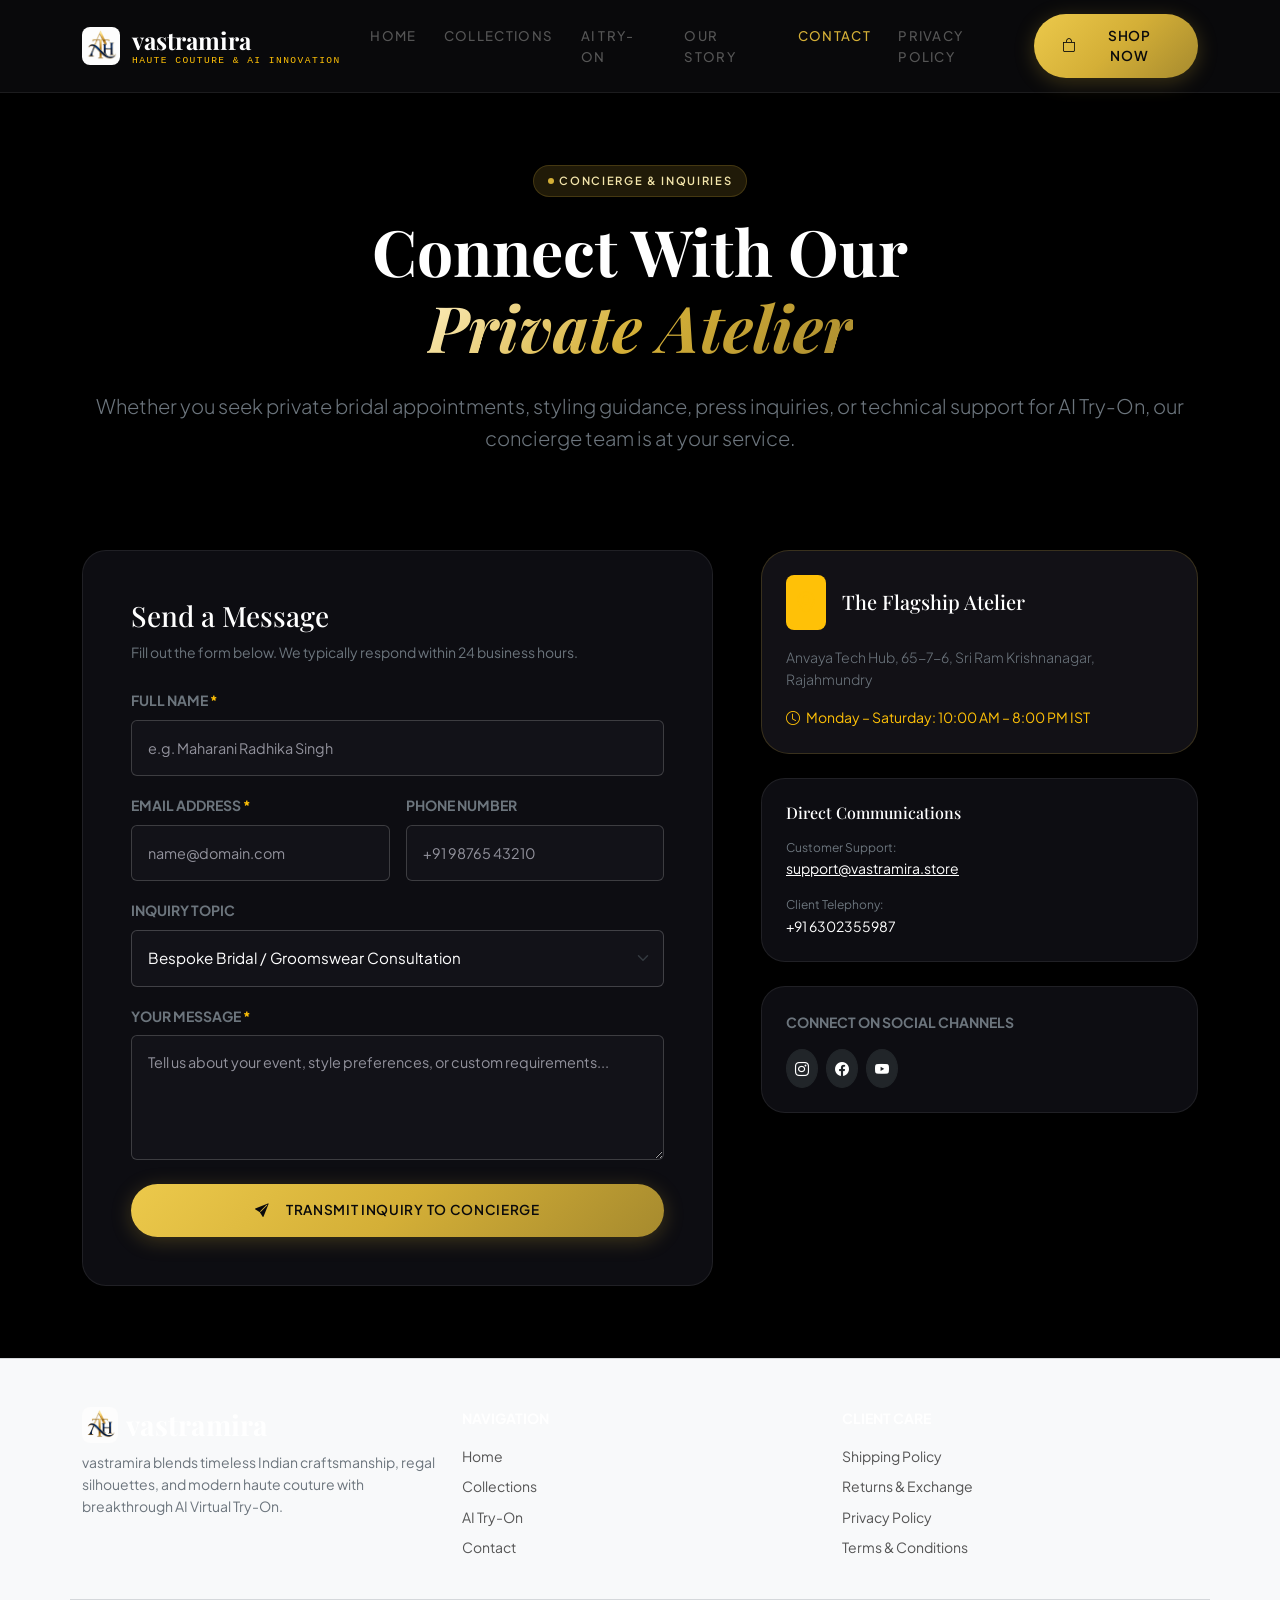
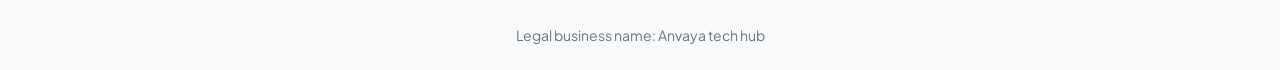
<file: contact.html>
<!DOCTYPE html>
<html lang="en">
<head>
  <!-- Favicon -->
  <link rel="icon" type="image/png" href="favicon.png">
  <link rel="shortcut icon" href="favicon.ico">

  <meta charset="UTF-8">
  <meta name="viewport" content="width=device-width, initial-scale=1.0">
  <title>Contact & Concierge | vastramira Design Atelier</title>
  <meta name="description" content="Connect with the vastramira Private Atelier concierge for bespoke bridal inquiries, AI Try-On styling support, and showroom appointments.">
  <link rel="canonical" href="https://vastramira.store/contact.html">

  <link href="https://cdn.jsdelivr.net/npm/bootstrap@5.3.3/dist/css/bootstrap.min.css" rel="stylesheet">
  <link rel="stylesheet" href="https://cdn.jsdelivr.net/npm/bootstrap-icons@1.11.3/font/bootstrap-icons.min.css">
  <link rel="stylesheet" href="css/styles.css">
</head>
<body class="bg-black text-light">

  <!-- Navigation Bar -->
  <nav class="navbar navbar-expand-lg navbar-dark navbar-luxury sticky-top">
    <div class="container">
      <a class="navbar-brand d-flex align-items-center gap-2 text-white text-decoration-none" href="index.html">
        <img src="favicon.png" alt="vastramira Logo" class="brand-logo me-1" style="height: 38px; width: 38px; object-fit: contain; border-radius: 8px;">
        <div class="d-flex flex-column">
          <span class="font-serif-luxury fw-bold tracking-widest h4 m-0">vastramira</span>
          <span class="small text-warning text-uppercase tracking-widest font-monospace navbar-subbrand">HAUTE COUTURE &amp; AI INNOVATION</span>
        </div>
      </a>

      <div class="d-flex align-items-center gap-2 d-lg-none">
        <a href="http://localhost:8100/products" data-ecommerce-link="shop" target="_blank" class="btn btn-gold btn-sm px-3 py-1">SHOP</a>
        <button class="navbar-toggler border-0 text-white p-1" type="button" data-bs-toggle="offcanvas" data-bs-target="#offcanvasNavbar" aria-label="Toggle navigation">
          <i class="bi bi-list fs-2"></i>
        </button>
      </div>

      <div class="collapse navbar-collapse" id="navbarNav">
        <ul class="navbar-nav mx-auto">
          <li class="nav-item"><a class="nav-link" href="index.html">Home</a></li>
          <li class="nav-item"><a class="nav-link" href="collections.html">Collections</a></li>
          <li class="nav-item"><a class="nav-link" href="ai-try-on.html">AI Try-On</a></li>
          <li class="nav-item"><a class="nav-link" href="about.html">Our Story</a></li>
          <li class="nav-item"><a class="nav-link active" href="contact.html">Contact</a></li>
          <li class="nav-item"><a class="nav-link" href="privacy-policy.html">Privacy Policy</a></li>
        </ul>

        <div class="d-flex align-items-center gap-3">
          <a href="http://localhost:8100/products" data-ecommerce-link="shop" target="_blank" class="btn btn-gold btn-sm">
            <i class="bi bi-bag me-1"></i> SHOP NOW
          </a>
        </div>
      </div>
    </div>
  </nav>

  <!-- Mobile Offcanvas Drawer -->
  <div class="offcanvas offcanvas-end bg-black text-white" tabindex="-1" id="offcanvasNavbar">
    <div class="offcanvas-header border-bottom border-secondary border-opacity-25 px-4 py-3">
      <div class="d-flex align-items-center gap-2">
        <img src="favicon.png" alt="vastramira Logo" style="height: 30px; width: 30px; object-fit: contain; border-radius: 6px;">
        <div class="d-flex flex-column">
          <span class="font-serif-luxury text-warning fw-bold h5 mb-0">vastramira</span>
          <span class="small text-secondary font-monospace" style="font-size: 0.6rem;">MENU</span>
        </div>
      </div>
      <button type="button" class="btn-close btn-close-white" data-bs-dismiss="offcanvas" aria-label="Close"></button>
    </div>
    <div class="offcanvas-body d-flex flex-column justify-content-between p-4">
      <ul class="navbar-nav gap-2">
        <li class="nav-item"><a class="nav-link fs-5 font-serif-luxury" href="index.html">Home</a></li>
        <li class="nav-item"><a class="nav-link fs-5 font-serif-luxury" href="collections.html">Collections</a></li>
        <li class="nav-item"><a class="nav-link fs-5 font-serif-luxury" href="ai-try-on.html">AI Virtual Try-On</a></li>
        <li class="nav-item"><a class="nav-link fs-5 font-serif-luxury" href="about.html">Our Story</a></li>
        <li class="nav-item"><a class="nav-link active fs-5 font-serif-luxury" href="contact.html">Contact Concierge</a></li>
        <li class="nav-item"><a class="nav-link fs-5 font-serif-luxury" href="privacy-policy.html">Privacy Policy</a></li>
      </ul>

      <div class="pt-4 border-top border-secondary border-opacity-25">
        <a href="http://localhost:8100/products" data-ecommerce-link="shop" target="_blank" class="btn btn-gold w-100 py-3 mb-2">
          <i class="bi bi-bag me-2"></i> SHOP ON E-COMMERCE
        </a>
      </div>
    </div>
  </div>

  <main class="py-5">
    <div class="container py-4 text-center">
      <span class="badge-gold-glow">CONCIERGE & INQUIRIES</span>
      <h1 class="display-3 font-serif-luxury fw-bold text-white mt-3 mb-4">
        Connect With Our <br><span class="gold-gradient-text fst-italic">Private Atelier</span>
      </h1>
      <p class="lead text-secondary max-w-2xl mx-auto fw-light mb-5">
        Whether you seek private bridal appointments, styling guidance, press inquiries, or technical support for AI Try-On, our concierge team is at your service.
      </p>
    </div>

    <div class="container py-4">
      <div class="row g-5">
        <!-- Contact Form -->
        <div class="col-lg-7">
          <div class="glass-card p-4 p-md-5">
            <h2 class="h3 font-serif-luxury text-white mb-2">Send a Message</h2>
            <p class="small text-secondary mb-4">Fill out the form below. We typically respond within 24 business hours.</p>

            <div id="contact-alert-box" style="display:none;" class="mb-4 p-3 rounded-3 small"></div>

            <form id="contact-form" class="row g-3">
              <div class="col-12">
                <label class="form-label small text-uppercase text-secondary fw-bold">Full Name <span class="text-warning">*</span></label>
                <input type="text" id="contact-name" required placeholder="e.g. Maharani Radhika Singh" class="form-control bg-black border-secondary text-white p-3">
              </div>

              <div class="col-md-6">
                <label class="form-label small text-uppercase text-secondary fw-bold">Email Address <span class="text-warning">*</span></label>
                <input type="email" id="contact-email" required placeholder="name@domain.com" class="form-control bg-black border-secondary text-white p-3">
              </div>

              <div class="col-md-6">
                <label class="form-label small text-uppercase text-secondary fw-bold">Phone Number</label>
                <input type="tel" id="contact-phone" placeholder="+91 98765 43210" class="form-control bg-black border-secondary text-white p-3">
              </div>

              <div class="col-12">
                <label class="form-label small text-uppercase text-secondary fw-bold">Inquiry Topic</label>
                <select id="contact-subject" class="form-select bg-black border-secondary text-white p-3">
                  <option value="Bespoke Bridal Consultation">Bespoke Bridal / Groomswear Consultation</option>
                  <option value="AI Virtual Try-On Support">AI Virtual Try-On Support & Sizing</option>
                  <option value="Showroom Atelier Appointment">Showroom Atelier Appointment (Rajahmundry)</option>
                  <option value="Press & Media Partnerships">Press & Media Partnerships</option>
                </select>
              </div>

              <div class="col-12">
                <label class="form-label small text-uppercase text-secondary fw-bold">Your Message <span class="text-warning">*</span></label>
                <textarea id="contact-message" rows="4" required placeholder="Tell us about your event, style preferences, or custom requirements..." class="form-control bg-black border-secondary text-white p-3"></textarea>
              </div>

              <div class="col-12 pt-2">
                <button type="submit" class="btn btn-gold w-100 py-3">
                  <i class="bi bi-send-fill me-2"></i> Transmit Inquiry to Concierge
                </button>
              </div>
            </form>
          </div>
        </div>

        <!-- Contact Details -->
        <div class="col-lg-5">
          <!-- Address Card -->
          <div class="glass-card-gold p-4 mb-4">
            <div class="d-flex align-items-center gap-3 mb-3">
              <div class="rounded-3 bg-warning bg-opacity-20 p-2 text-warning"><i class="bi bi-geo-alt fs-4"></i></div>
              <h3 class="h5 font-serif-luxury text-white mb-0">The Flagship Atelier</h3>
            </div>
            <p class="small text-secondary fw-light mb-3">
             Anvaya Tech Hub, 65-7-6, Sri Ram Krishnanagar, Rajahmundry 
            </p>
            <div class="small text-warning"><i class="bi bi-clock me-1"></i> Monday – Saturday: 10:00 AM – 8:00 PM IST</div>
          </div>

          <!-- Direct Communications -->
          <div class="glass-card p-4 mb-4">
            <h3 class="h6 font-serif-luxury text-white mb-3">Direct Communications</h3>
            <div class="d-flex flex-column gap-3 small">
              <div>
                <div class="text-secondary" style="font-size: 0.75rem;">Customer Support:</div>
                <a href="mailto:support@vastramira.store" class="text-white text-decoration-underline">support@vastramira.store</a>
              </div>
              <div>
                <div class="text-secondary" style="font-size: 0.75rem;">Client Telephony:</div>
                <a href="tel:+919876543210" class="text-white text-decoration-none">+91 6302355987</a>
              </div>
            </div>
          </div>

          <!-- Social Channels -->
          <div class="glass-card p-4">
            <div class="small text-uppercase text-secondary fw-bold mb-3">Connect on Social Channels</div>
            <div class="d-flex gap-2">
              <a href="https://instagram.com/vastramira-fashion" target="_blank" class="btn btn-dark btn-sm rounded-circle p-2" aria-label="Instagram"><i class="bi bi-instagram"></i></a>
              <a href="https://facebook.com/vastramira-fashion" target="_blank" class="btn btn-dark btn-sm rounded-circle p-2" aria-label="Facebook"><i class="bi bi-facebook"></i></a>
              <a href="https://youtube.com/@vastramira-fashion" target="_blank" class="btn btn-dark btn-sm rounded-circle p-2" aria-label="YouTube"><i class="bi bi-youtube"></i></a>
            </div>
          </div>
        </div>
      </div>
    </div>
  </main>

  <footer class="pt-5 pb-4 border-top border-secondary border-opacity-25">
    <div class="container text-center text-md-start">
      <div class="row g-4 pb-4 border-bottom border-secondary border-opacity-25">
        <div class="col-lg-4">
          <div class="d-flex align-items-center gap-2 mb-2">
            <img src="favicon.png" alt="vastramira Logo" style="height: 36px; width: 36px; object-fit: contain; border-radius: 8px;">
            <span class="font-serif-luxury h3 fw-bold text-white mb-0">vastramira</span>
          </div>
          <p class="small text-secondary mt-2">vastramira blends timeless Indian craftsmanship, regal silhouettes, and modern haute couture with breakthrough AI Virtual Try-On.</p>
        </div>
        <div class="col-6 col-md-4">
          <div class="small text-white text-uppercase fw-bold mb-3">Navigation</div>
          <ul class="list-unstyled small">
            <li class="mb-2"><a href="index.html">Home</a></li>
            <li class="mb-2"><a href="collections.html">Collections</a></li>
            <li class="mb-2"><a href="ai-try-on.html">AI Try-On</a></li>
            <li class="mb-2"><a href="contact.html">Contact</a></li>
          </ul>
        </div>
        <div class="col-6 col-md-4">
          <div class="small text-white text-uppercase fw-bold mb-3">Client Care</div>
          <ul class="list-unstyled small">
            <li class="mb-2"><a href="shipping-policy.html">Shipping Policy</a></li>
            <li class="mb-2"><a href="return-refund-policy.html">Returns & Exchange</a></li>
            <li class="mb-2"><a href="privacy-policy.html">Privacy Policy</a></li>
            <li class="mb-2"><a href="terms.html">Terms & Conditions</a></li>
          </ul>
        </div>
      </div>
      <div class="pt-4 text-center small text-secondary">Legal business name: Anvaya tech hub</div>
    </div>
  </footer>

  <script src="https://cdn.jsdelivr.net/npm/bootstrap@5.3.3/dist/js/bootstrap.bundle.min.js"></script>
  <script src="js/config.js"></script>
  <script src="js/main.js"></script>
  <script src="js/contact.js"></script>
</body>
</html>
</file>
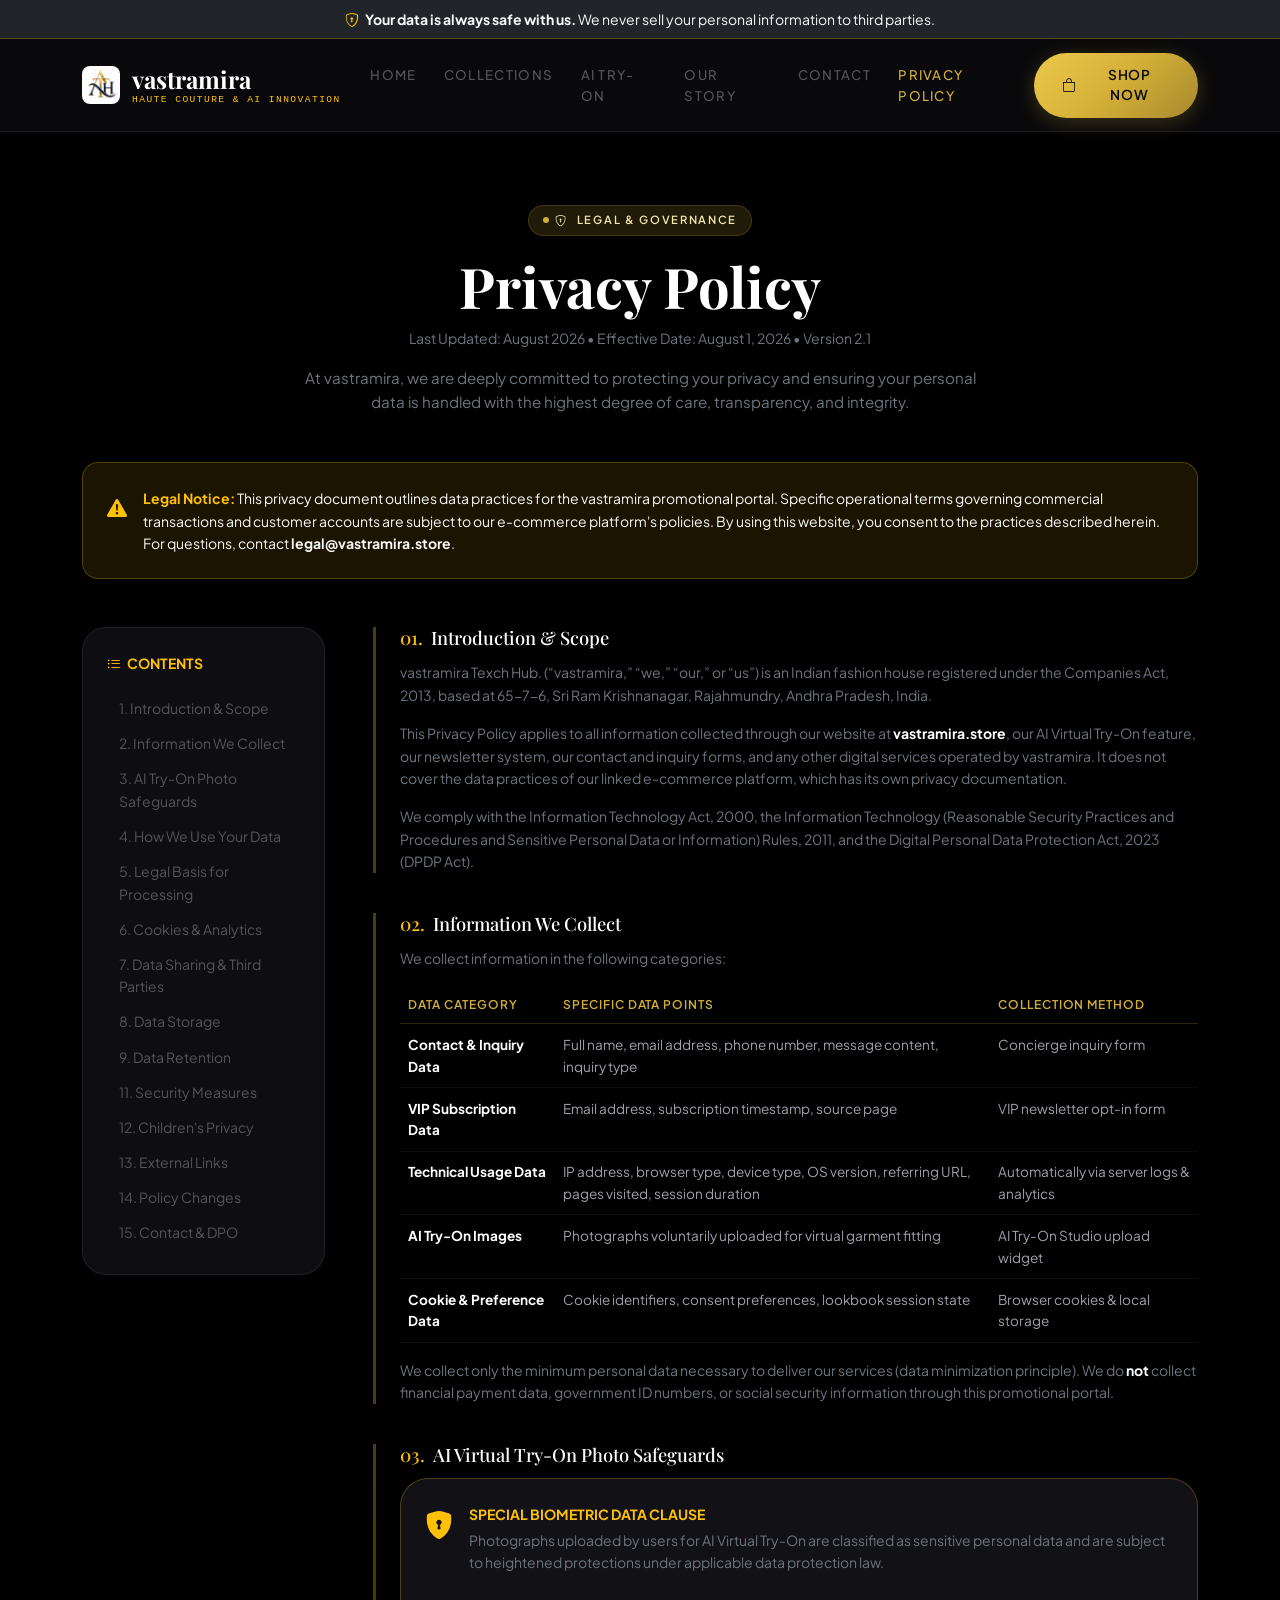
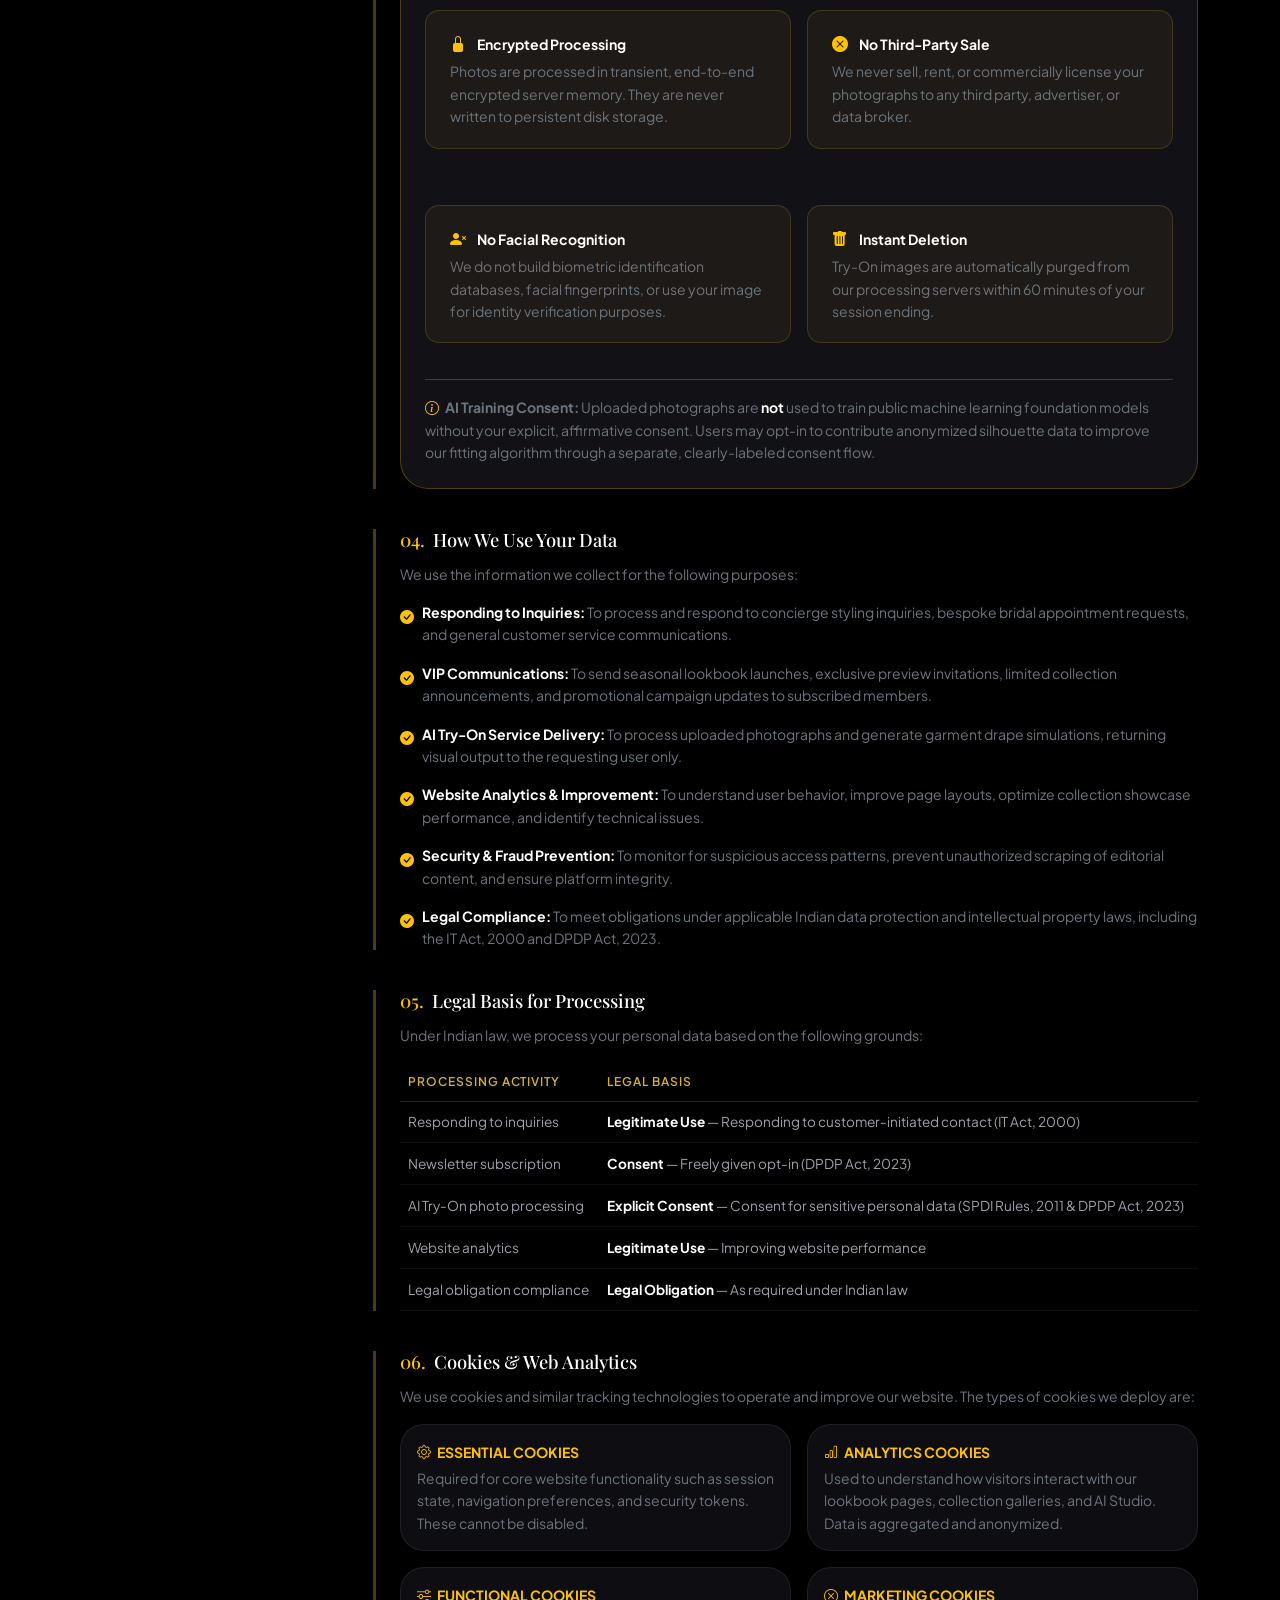
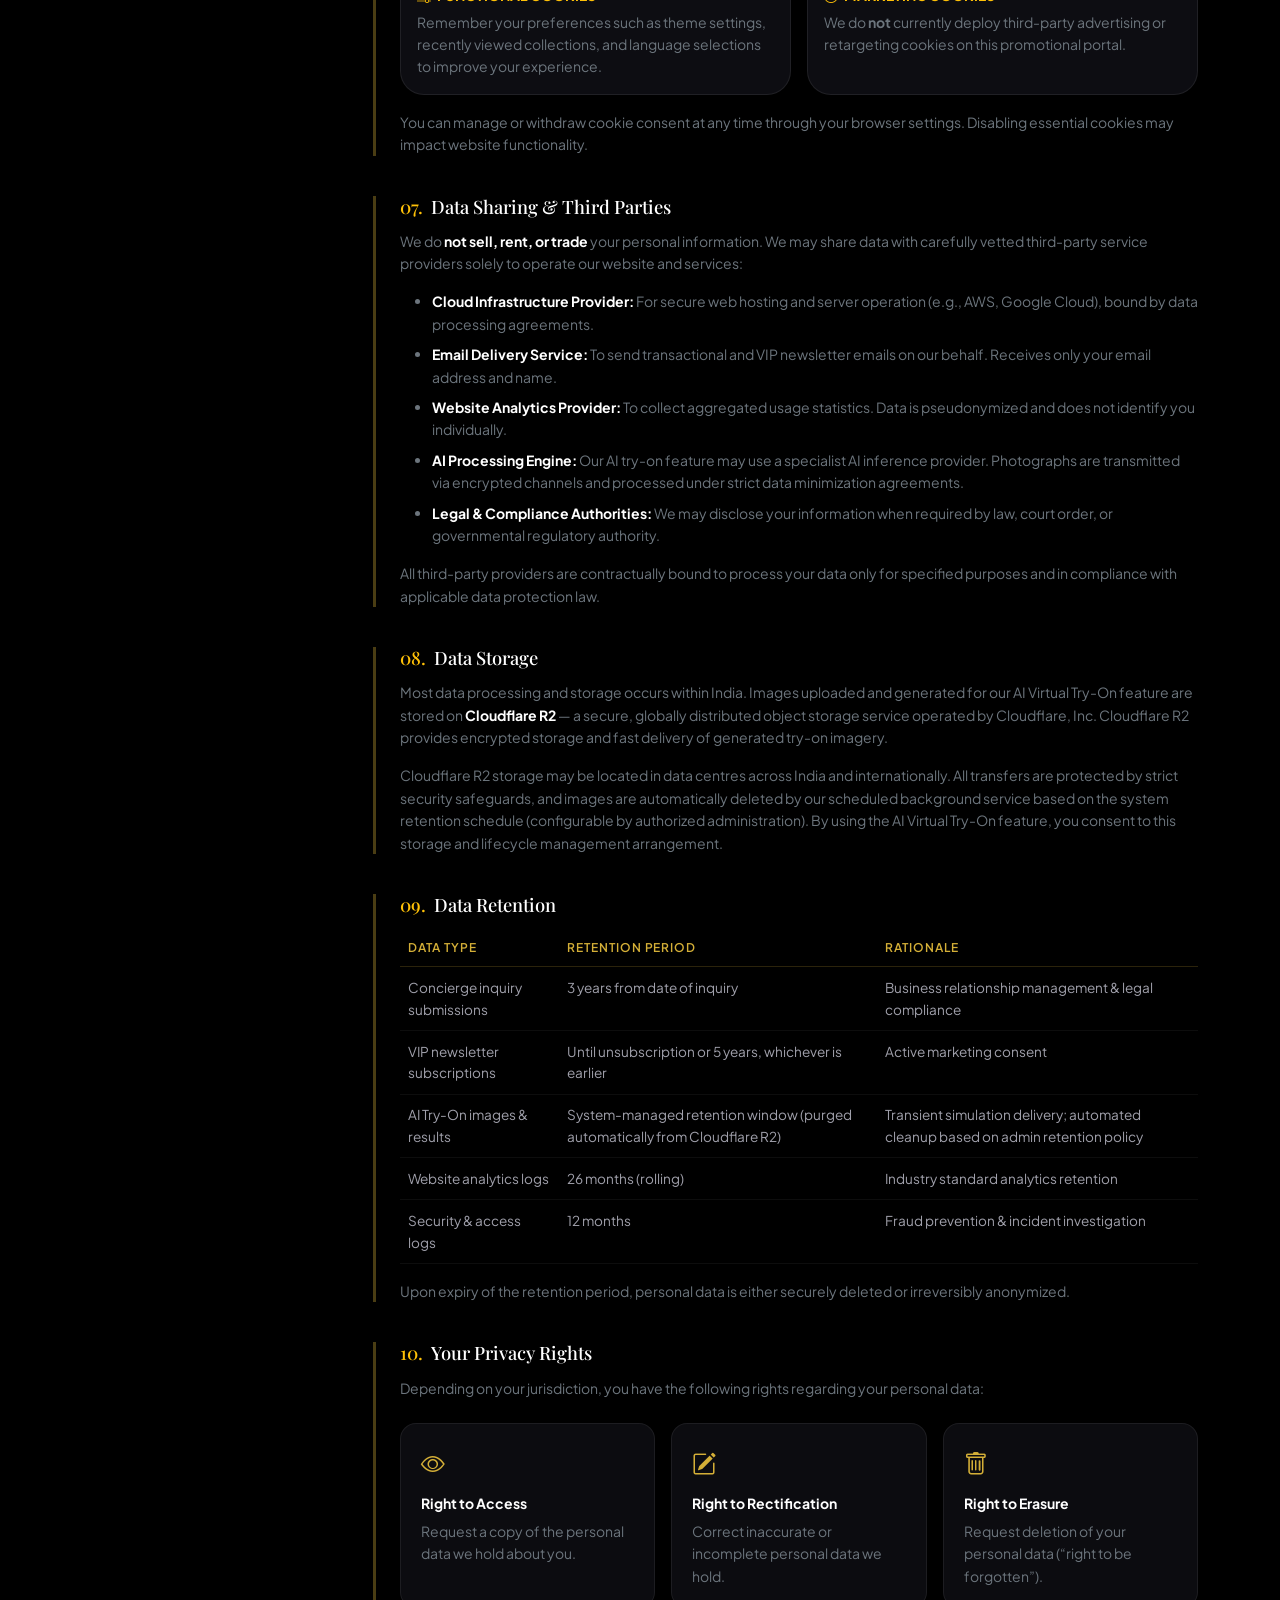
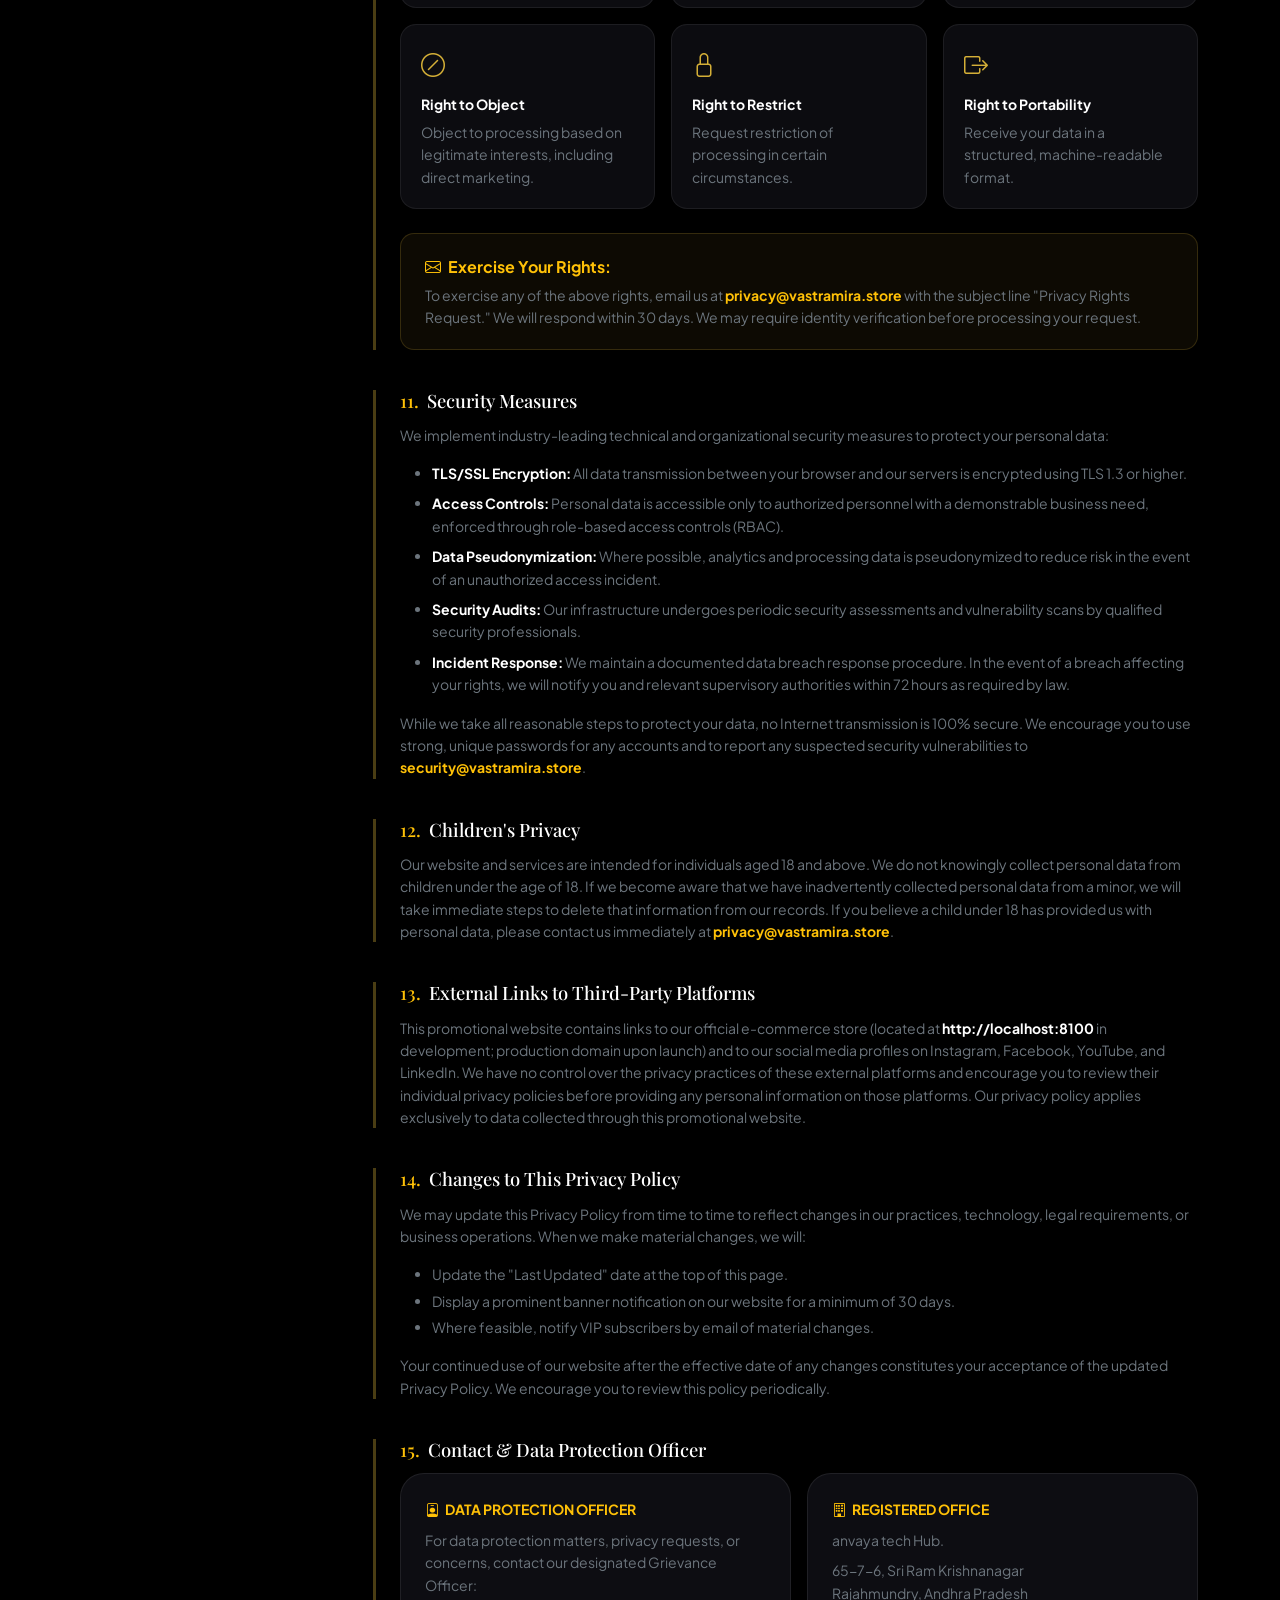
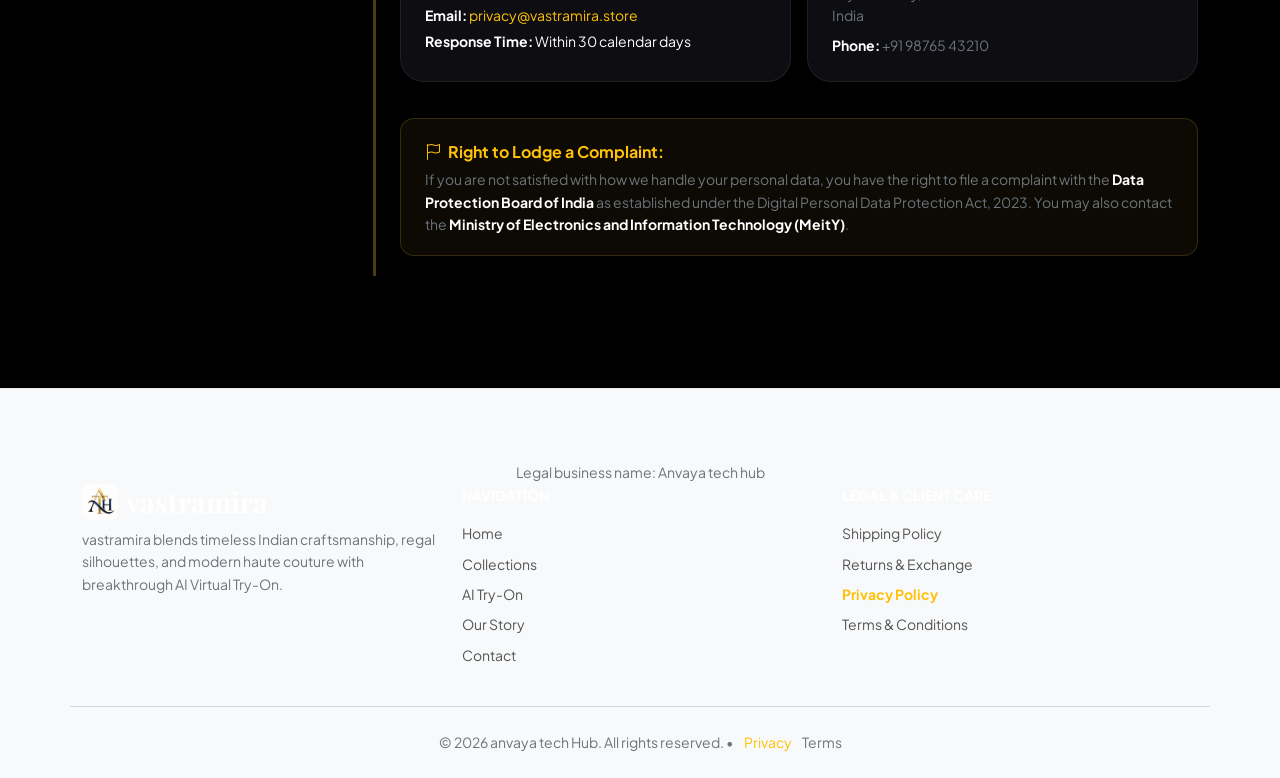
<file: privacy-policy.html>
<!DOCTYPE html>
<html lang="en">

<head>
  <!-- Favicon -->
  <link rel="icon" type="image/png" href="favicon.png">
  <link rel="shortcut icon" href="favicon.ico">

  <meta charset="UTF-8">
  <meta name="viewport" content="width=device-width, initial-scale=1.0">
  <title>Privacy Policy | Data Protection | vastramira</title>
  <meta name="description"
    content="Review the privacy policy for vastramira's website, including AI Virtual Try-On photo safeguards, cookie policies, and data security practices under Indian law.">
  <meta name="keywords"
    content="vastramira Privacy Policy, Data Protection, AI Try-On Privacy, IT Act, DPDP Act, Personal Data, India">
  <link rel="canonical" href="https://vastramira.store/privacy-policy.html">

  <!-- OpenGraph -->
  <meta property="og:type" content="website">
  <meta property="og:title" content="Privacy Policy | vastramira Haute Couture">
  <meta property="og:description"
    content="vastramira is committed to protecting your personal data. Read our privacy policy covering AI photo processing, cookies, your rights under Indian law, and data security.">
  <meta property="og:url" content="https://vastramira.store/privacy-policy.html">

  <link href="https://cdn.jsdelivr.net/npm/bootstrap@5.3.3/dist/css/bootstrap.min.css" rel="stylesheet">
  <link rel="stylesheet" href="https://cdn.jsdelivr.net/npm/bootstrap-icons@1.11.3/font/bootstrap-icons.min.css">
  <link rel="stylesheet" href="css/styles.css">

  <style>
    .policy-section {
      border-left: 3px solid rgba(212, 175, 55, 0.35);
      padding-left: 1.5rem;
      margin-bottom: 2.5rem;
    }

    .policy-section h2 {
      color: #fff;
      font-size: 1.15rem;
      margin-bottom: 0.75rem;
    }

    .policy-toc a {
      color: var(--text-secondary, #A0A0AB);
      text-decoration: none;
      font-size: 0.875rem;
      display: block;
      padding: 0.4rem 0.75rem;
      border-radius: 0.375rem;
      transition: all 0.2s ease;
    }

    .policy-toc a:hover {
      color: #D4AF37;
      background: rgba(212, 175, 55, 0.08);
    }

    .highlight-box {
      background: rgba(212, 175, 55, 0.06);
      border: 1px solid rgba(212, 175, 55, 0.2);
      border-radius: 0.875rem;
      padding: 1.25rem 1.5rem;
      margin: 1.25rem 0;
    }

    .rights-grid .right-item {
      background: rgba(18, 18, 24, 0.7);
      border: 1px solid rgba(255, 255, 255, 0.07);
      border-radius: 1rem;
      padding: 1.25rem;
      height: 100%;
    }

    .rights-grid .right-item i {
      font-size: 1.5rem;
      color: #D4AF37;
    }

    table.policy-table {
      width: 100%;
      font-size: 0.85rem;
      color: #A0A0AB;
    }

    table.policy-table th {
      color: #D4AF37;
      font-weight: 600;
      border-bottom: 1px solid rgba(212, 175, 55, 0.2);
      padding: 0.6rem 0.5rem;
      text-transform: uppercase;
      font-size: 0.75rem;
      letter-spacing: 0.08em;
    }

    table.policy-table td {
      padding: 0.6rem 0.5rem;
      border-bottom: 1px solid rgba(255, 255, 255, 0.05);
      vertical-align: top;
    }
  </style>
</head>

<body class="bg-black text-light">

  <!-- Top Announcement Bar -->
  <div class="bg-dark text-center py-2 px-3 border-bottom border-warning border-opacity-25">
    <div class="container">
      <div class="small text-warning-subtle">
        <i class="bi bi-shield-lock text-warning me-1"></i>
        <strong>Your data is always safe with us.</strong> We never sell your personal information to third parties.
      </div>
    </div>
  </div>

  <!-- Navigation Bar -->
  <nav class="navbar navbar-expand-lg navbar-dark navbar-luxury sticky-top">
    <div class="container">
      <a class="navbar-brand d-flex align-items-center gap-2 text-white text-decoration-none" href="index.html">
        <img src="favicon.png" alt="vastramira Logo" class="brand-logo me-1" style="height: 38px; width: 38px; object-fit: contain; border-radius: 8px;">
        <div class="d-flex flex-column">
          <span class="font-serif-luxury fw-bold tracking-widest h4 m-0">vastramira</span>
          <span class="small text-warning text-uppercase tracking-widest font-monospace navbar-subbrand">HAUTE COUTURE &amp; AI INNOVATION</span>
        </div>
      </a>

      <div class="d-flex align-items-center gap-2 d-lg-none">
        <a href="http://localhost:8100/products" data-ecommerce-link="shop" target="_blank" class="btn btn-gold btn-sm px-3 py-1">SHOP</a>
        <button class="navbar-toggler border-0 text-white p-1" type="button" data-bs-toggle="offcanvas" data-bs-target="#offcanvasNavbar" aria-label="Toggle navigation">
          <i class="bi bi-list fs-2"></i>
        </button>
      </div>

      <div class="collapse navbar-collapse" id="navbarNav">
        <ul class="navbar-nav mx-auto">
          <li class="nav-item"><a class="nav-link" href="index.html">Home</a></li>
          <li class="nav-item"><a class="nav-link" href="collections.html">Collections</a></li>
          <li class="nav-item"><a class="nav-link" href="ai-try-on.html">AI Try-On</a></li>
          <li class="nav-item"><a class="nav-link" href="about.html">Our Story</a></li>
          <li class="nav-item"><a class="nav-link" href="contact.html">Contact</a></li>
          <li class="nav-item"><a class="nav-link active" href="privacy-policy.html">Privacy Policy</a></li>
        </ul>
        <div class="d-flex align-items-center gap-3">
          <a href="http://localhost:8100/products" data-ecommerce-link="shop" target="_blank" class="btn btn-gold btn-sm">
            <i class="bi bi-bag me-1"></i> SHOP NOW
          </a>
        </div>
      </div>
    </div>
  </nav>

  <!-- Mobile Offcanvas Drawer -->
  <div class="offcanvas offcanvas-end bg-black text-white" tabindex="-1" id="offcanvasNavbar">
    <div class="offcanvas-header border-bottom border-secondary border-opacity-25 px-4 py-3">
      <div class="d-flex align-items-center gap-2">
        <img src="favicon.png" alt="vastramira Logo" style="height: 30px; width: 30px; object-fit: contain; border-radius: 6px;">
        <div class="d-flex flex-column">
          <span class="font-serif-luxury text-warning fw-bold h5 mb-0">vastramira</span>
          <span class="small text-secondary font-monospace" style="font-size: 0.6rem;">MENU</span>
        </div>
      </div>
      <button type="button" class="btn-close btn-close-white" data-bs-dismiss="offcanvas" aria-label="Close"></button>
    </div>
    <div class="offcanvas-body d-flex flex-column justify-content-between p-4">
      <ul class="navbar-nav gap-2">
        <li class="nav-item"><a class="nav-link fs-5 font-serif-luxury" href="index.html">Home</a></li>
        <li class="nav-item"><a class="nav-link fs-5 font-serif-luxury" href="collections.html">Collections</a></li>
        <li class="nav-item"><a class="nav-link fs-5 font-serif-luxury" href="ai-try-on.html">AI Virtual Try-On</a></li>
        <li class="nav-item"><a class="nav-link fs-5 font-serif-luxury" href="about.html">Our Story</a></li>
        <li class="nav-item"><a class="nav-link fs-5 font-serif-luxury" href="contact.html">Contact Concierge</a></li>
        <li class="nav-item"><a class="nav-link active fs-5 font-serif-luxury" href="privacy-policy.html">Privacy Policy</a></li>
      </ul>

      <div class="pt-4 border-top border-secondary border-opacity-25">
        <a href="http://localhost:8100/products" data-ecommerce-link="shop" target="_blank" class="btn btn-gold w-100 py-3 mb-2">
          <i class="bi bi-bag me-2"></i> SHOP ON E-COMMERCE
        </a>
      </div>
    </div>
  </div>


  <main class="py-5">
    <div class="container py-4">

      <!-- Page Header -->
      <div class="text-center mb-5">
        <span class="badge-gold-glow"><i class="bi bi-shield-lock me-1"></i>LEGAL &amp; GOVERNANCE</span>
        <h1 class="display-4 font-serif-luxury fw-bold text-white mt-3 mb-2">Privacy Policy</h1>
        <div class="small text-secondary">Last Updated: August 2026 &bull; Effective Date: August 1, 2026 &bull; Version
          2.1</div>
        <p class="text-secondary mt-3 mx-auto" style="max-width: 680px; font-size: 0.95rem;">
          At vastramira, we are deeply committed to protecting your privacy and ensuring your personal data is handled with
          the highest degree of care, transparency, and integrity.
        </p>
      </div>

      <!-- Legal Notice -->
      <div
        class="p-4 rounded-4 bg-warning bg-opacity-10 border border-warning border-opacity-25 text-warning-subtle small mb-5 d-flex gap-3">
        <i class="bi bi-exclamation-triangle-fill fs-5 text-warning flex-shrink-0 mt-1"></i>
        <div>
          <strong class="text-warning">Legal Notice:</strong> This privacy document outlines data practices for the
          vastramira promotional portal. Specific operational terms governing commercial transactions and customer accounts
          are subject to our e-commerce platform's policies. By using this website, you consent to the practices
          described herein. For questions, contact <strong>legal@vastramira.store</strong>.
        </div>
      </div>

      <div class="row g-5">

        <!-- Table of Contents (Sidebar) -->
        <div class="col-lg-3 d-none d-lg-block">
          <div class="glass-card p-4 sticky-top" style="top: 100px;">
            <div class="small text-warning fw-bold text-uppercase mb-3"><i class="bi bi-list-ul me-1"></i> Contents
            </div>
            <nav class="policy-toc">
              <a href="#section-1">1. Introduction &amp; Scope</a>
              <a href="#section-2">2. Information We Collect</a>
              <a href="#section-3">3. AI Try-On Photo Safeguards</a>
              <a href="#section-4">4. How We Use Your Data</a>
              <a href="#section-5">5. Legal Basis for Processing</a>
              <a href="#section-6">6. Cookies &amp; Analytics</a>
              <a href="#section-7">7. Data Sharing &amp; Third Parties</a>
              <a href="#section-8">8. Data Storage</a>
              <a href="#section-9">9. Data Retention</a>
              <a href="#section-11">11. Security Measures</a>
              <a href="#section-12">12. Children's Privacy</a>
              <a href="#section-13">13. External Links</a>
              <a href="#section-14">14. Policy Changes</a>
              <a href="#section-15">15. Contact &amp; DPO</a>
            </nav>
          </div>
        </div>

        <!-- Policy Content -->
        <div class="col-lg-9">

          <!-- 1. Introduction -->
          <div class="policy-section" id="section-1">
            <h2 class="font-serif-luxury"><span class="text-warning me-2">01.</span>Introduction &amp; Scope</h2>
            <p class="text-secondary small">
              vastramira Texch Hub. (&ldquo;vastramira,&rdquo; &ldquo;we,&rdquo; &ldquo;our,&rdquo; or &ldquo;us&rdquo;) is an
              Indian fashion house registered under the Companies Act, 2013, based at 65-7-6, Sri Ram Krishnanagar,
              Rajahmundry, Andhra Pradesh, India.
            </p>
            <p class="text-secondary small">
              This Privacy Policy applies to all information collected through our website at <strong
                class="text-white">vastramira.store</strong>, our AI Virtual Try-On feature, our newsletter system,
              our contact and inquiry forms, and any other digital services operated by vastramira. It does not cover the
              data practices of our linked e-commerce platform, which has its own privacy documentation.
            </p>
            <p class="text-secondary small">
              We comply with the Information Technology Act, 2000, the Information Technology (Reasonable Security
              Practices and Procedures and Sensitive Personal Data or Information) Rules, 2011, and the Digital Personal
              Data Protection Act, 2023 (DPDP Act).
            </p>
          </div>

          <!-- 2. Information We Collect -->
          <div class="policy-section" id="section-2">
            <h2 class="font-serif-luxury"><span class="text-warning me-2">02.</span>Information We Collect</h2>
            <p class="text-secondary small mb-3">We collect information in the following categories:</p>

            <table class="policy-table mb-3">
              <thead>
                <tr>
                  <th>Data Category</th>
                  <th>Specific Data Points</th>
                  <th>Collection Method</th>
                </tr>
              </thead>
              <tbody>
                <tr>
                  <td><strong class="text-white">Contact &amp; Inquiry Data</strong></td>
                  <td>Full name, email address, phone number, message content, inquiry type</td>
                  <td>Concierge inquiry form</td>
                </tr>
                <tr>
                  <td><strong class="text-white">VIP Subscription Data</strong></td>
                  <td>Email address, subscription timestamp, source page</td>
                  <td>VIP newsletter opt-in form</td>
                </tr>
                <tr>
                  <td><strong class="text-white">Technical Usage Data</strong></td>
                  <td>IP address, browser type, device type, OS version, referring URL, pages visited, session duration
                  </td>
                  <td>Automatically via server logs &amp; analytics</td>
                </tr>
                <tr>
                  <td><strong class="text-white">AI Try-On Images</strong></td>
                  <td>Photographs voluntarily uploaded for virtual garment fitting</td>
                  <td>AI Try-On Studio upload widget</td>
                </tr>
                <tr>
                  <td><strong class="text-white">Cookie &amp; Preference Data</strong></td>
                  <td>Cookie identifiers, consent preferences, lookbook session state</td>
                  <td>Browser cookies &amp; local storage</td>
                </tr>
              </tbody>
            </table>

            <p class="text-secondary small">We collect only the minimum personal data necessary to deliver our services
              (data minimization principle). We do <strong class="text-white">not</strong> collect financial payment
              data, government ID numbers, or social security information through this promotional portal.</p>
          </div>

          <!-- 3. AI Photo Safeguards -->
          <div class="policy-section" id="section-3">
            <h2 class="font-serif-luxury"><span class="text-warning me-2">03.</span>AI Virtual Try-On Photo Safeguards
            </h2>

            <div class="glass-card-gold p-4 mb-4 border-warning border-opacity-25">
              <div class="d-flex gap-3 mb-3">
                <div class="text-warning fs-3"><i class="bi bi-shield-lock-fill"></i></div>
                <div>
                  <div class="text-warning small fw-bold text-uppercase mb-1">Special Biometric Data Clause</div>
                  <p class="text-secondary small mb-0">Photographs uploaded by users for AI Virtual Try-On are
                    classified as sensitive personal data and are subject to heightened protections under applicable
                    data protection law.</p>
                </div>
              </div>
              <div class="row g-3">
                <div class="col-sm-6">
                  <div class="highlight-box">
                    <i class="bi bi-lock-fill text-warning me-2"></i>
                    <strong class="text-white small">Encrypted Processing</strong>
                    <p class="text-secondary small mb-0 mt-1">Photos are processed in transient, end-to-end encrypted
                      server memory. They are never written to persistent disk storage.</p>
                  </div>
                </div>
                <div class="col-sm-6">
                  <div class="highlight-box">
                    <i class="bi bi-x-circle-fill text-warning me-2"></i>
                    <strong class="text-white small">No Third-Party Sale</strong>
                    <p class="text-secondary small mb-0 mt-1">We never sell, rent, or commercially license your
                      photographs to any third party, advertiser, or data broker.</p>
                  </div>
                </div>
                <div class="col-sm-6">
                  <div class="highlight-box">
                    <i class="bi bi-person-x-fill text-warning me-2"></i>
                    <strong class="text-white small">No Facial Recognition</strong>
                    <p class="text-secondary small mb-0 mt-1">We do not build biometric identification databases, facial
                      fingerprints, or use your image for identity verification purposes.</p>
                  </div>
                </div>
                <div class="col-sm-6">
                  <div class="highlight-box">
                    <i class="bi bi-trash-fill text-warning me-2"></i>
                    <strong class="text-white small">Instant Deletion</strong>
                    <p class="text-secondary small mb-0 mt-1">Try-On images are automatically purged from our processing
                      servers within 60 minutes of your session ending.</p>
                  </div>
                </div>
              </div>
              <div class="mt-3 pt-3 border-top border-warning border-opacity-25 small text-secondary">
                <i class="bi bi-info-circle text-warning me-1"></i>
                <strong>AI Training Consent:</strong> Uploaded photographs are <strong class="text-white">not</strong>
                used to train public machine learning foundation models without your explicit, affirmative consent.
                Users may opt-in to contribute anonymized silhouette data to improve our fitting algorithm through a
                separate, clearly-labeled consent flow.
              </div>
            </div>
          </div>

          <!-- 4. How We Use Your Data -->
          <div class="policy-section" id="section-4">
            <h2 class="font-serif-luxury"><span class="text-warning me-2">04.</span>How We Use Your Data</h2>
            <p class="text-secondary small mb-3">We use the information we collect for the following purposes:</p>
            <ul class="list-unstyled">
              <li class="d-flex gap-2 mb-3 text-secondary small">
                <i class="bi bi-check-circle-fill text-warning flex-shrink-0 mt-1"></i>
                <span><strong class="text-white">Responding to Inquiries:</strong> To process and respond to concierge
                  styling inquiries, bespoke bridal appointment requests, and general customer service
                  communications.</span>
              </li>
              <li class="d-flex gap-2 mb-3 text-secondary small">
                <i class="bi bi-check-circle-fill text-warning flex-shrink-0 mt-1"></i>
                <span><strong class="text-white">VIP Communications:</strong> To send seasonal lookbook launches,
                  exclusive preview invitations, limited collection announcements, and promotional campaign updates to
                  subscribed members.</span>
              </li>
              <li class="d-flex gap-2 mb-3 text-secondary small">
                <i class="bi bi-check-circle-fill text-warning flex-shrink-0 mt-1"></i>
                <span><strong class="text-white">AI Try-On Service Delivery:</strong> To process uploaded photographs
                  and generate garment drape simulations, returning visual output to the requesting user only.</span>
              </li>
              <li class="d-flex gap-2 mb-3 text-secondary small">
                <i class="bi bi-check-circle-fill text-warning flex-shrink-0 mt-1"></i>
                <span><strong class="text-white">Website Analytics &amp; Improvement:</strong> To understand user
                  behavior, improve page layouts, optimize collection showcase performance, and identify technical
                  issues.</span>
              </li>
              <li class="d-flex gap-2 mb-3 text-secondary small">
                <i class="bi bi-check-circle-fill text-warning flex-shrink-0 mt-1"></i>
                <span><strong class="text-white">Security &amp; Fraud Prevention:</strong> To monitor for suspicious
                  access patterns, prevent unauthorized scraping of editorial content, and ensure platform
                  integrity.</span>
              </li>
              <li class="d-flex gap-2 mb-3 text-secondary small">
                <i class="bi bi-check-circle-fill text-warning flex-shrink-0 mt-1"></i>
                <span><strong class="text-white">Legal Compliance:</strong> To meet obligations under applicable Indian
                  data protection and intellectual property laws, including the IT Act, 2000 and DPDP Act, 2023.</span>
              </li>
            </ul>
          </div>

          <!-- 5. Legal Basis -->
          <div class="policy-section" id="section-5">
            <h2 class="font-serif-luxury"><span class="text-warning me-2">05.</span>Legal Basis for Processing</h2>
            <p class="text-secondary small mb-3">Under Indian law, we process your personal data based on the following
              grounds:</p>
            <table class="policy-table">
              <thead>
                <tr>
                  <th>Processing Activity</th>
                  <th>Legal Basis</th>
                </tr>
              </thead>
              <tbody>
                <tr>
                  <td>Responding to inquiries</td>
                  <td><strong class="text-white">Legitimate Use</strong> &mdash; Responding to customer-initiated
                    contact (IT Act, 2000)</td>
                </tr>
                <tr>
                  <td>Newsletter subscription</td>
                  <td><strong class="text-white">Consent</strong> &mdash; Freely given opt-in (DPDP Act, 2023)</td>
                </tr>
                <tr>
                  <td>AI Try-On photo processing</td>
                  <td><strong class="text-white">Explicit Consent</strong> &mdash; Consent for sensitive personal data
                    (SPDI Rules, 2011 &amp; DPDP Act, 2023)</td>
                </tr>
                <tr>
                  <td>Website analytics</td>
                  <td><strong class="text-white">Legitimate Use</strong> &mdash; Improving website performance</td>
                </tr>
                <tr>
                  <td>Legal obligation compliance</td>
                  <td><strong class="text-white">Legal Obligation</strong> &mdash; As required under Indian law</td>
                </tr>
              </tbody>
            </table>
          </div>

          <!-- 6. Cookies -->
          <div class="policy-section" id="section-6">
            <h2 class="font-serif-luxury"><span class="text-warning me-2">06.</span>Cookies &amp; Web Analytics</h2>
            <p class="text-secondary small mb-3">We use cookies and similar tracking technologies to operate and improve
              our website. The types of cookies we deploy are:</p>
            <div class="row g-3 mb-3">
              <div class="col-md-6">
                <div class="glass-card p-3 h-100">
                  <div class="text-warning small fw-bold text-uppercase mb-1"><i class="bi bi-gear me-1"></i> Essential
                    Cookies</div>
                  <p class="text-secondary small mb-0">Required for core website functionality such as session state,
                    navigation preferences, and security tokens. These cannot be disabled.</p>
                </div>
              </div>
              <div class="col-md-6">
                <div class="glass-card p-3 h-100">
                  <div class="text-warning small fw-bold text-uppercase mb-1"><i class="bi bi-bar-chart me-1"></i>
                    Analytics Cookies</div>
                  <p class="text-secondary small mb-0">Used to understand how visitors interact with our lookbook pages,
                    collection galleries, and AI Studio. Data is aggregated and anonymized.</p>
                </div>
              </div>
              <div class="col-md-6">
                <div class="glass-card p-3 h-100">
                  <div class="text-warning small fw-bold text-uppercase mb-1"><i class="bi bi-sliders me-1"></i>
                    Functional Cookies</div>
                  <p class="text-secondary small mb-0">Remember your preferences such as theme settings, recently viewed
                    collections, and language selections to improve your experience.</p>
                </div>
              </div>
              <div class="col-md-6">
                <div class="glass-card p-3 h-100">
                  <div class="text-warning small fw-bold text-uppercase mb-1"><i class="bi bi-x-circle me-1"></i>
                    Marketing Cookies</div>
                  <p class="text-secondary small mb-0">We do <strong>not</strong> currently deploy third-party
                    advertising or retargeting cookies on this promotional portal.</p>
                </div>
              </div>
            </div>
            <p class="text-secondary small">You can manage or withdraw cookie consent at any time through your browser
              settings. Disabling essential cookies may impact website functionality.</p>
          </div>

          <!-- 7. Data Sharing -->
          <div class="policy-section" id="section-7">
            <h2 class="font-serif-luxury"><span class="text-warning me-2">07.</span>Data Sharing &amp; Third Parties
            </h2>
            <p class="text-secondary small mb-3">We do <strong class="text-white">not sell, rent, or trade</strong> your
              personal information. We may share data with carefully vetted third-party service providers solely to
              operate our website and services:</p>
            <ul class="text-secondary small">
              <li class="mb-2"><strong class="text-white">Cloud Infrastructure Provider:</strong> For secure web hosting
                and server operation (e.g., AWS, Google Cloud), bound by data processing agreements.</li>
              <li class="mb-2"><strong class="text-white">Email Delivery Service:</strong> To send transactional and VIP
                newsletter emails on our behalf. Receives only your email address and name.</li>
              <li class="mb-2"><strong class="text-white">Website Analytics Provider:</strong> To collect aggregated
                usage statistics. Data is pseudonymized and does not identify you individually.</li>
              <li class="mb-2"><strong class="text-white">AI Processing Engine:</strong> Our AI try-on feature may use a
                specialist AI inference provider. Photographs are transmitted via encrypted channels and processed under
                strict data minimization agreements.</li>
              <li class="mb-2"><strong class="text-white">Legal &amp; Compliance Authorities:</strong> We may disclose
                your information when required by law, court order, or governmental regulatory authority.</li>
            </ul>
            <p class="text-secondary small">All third-party providers are contractually bound to process your data only
              for specified purposes and in compliance with applicable data protection law.</p>
          </div>

          <!-- 8. International Transfers -->
          <div class="policy-section" id="section-8">
            <h2 class="font-serif-luxury"><span class="text-warning me-2">08.</span>Data Storage</h2>
            <p class="text-secondary small">Most data processing and storage occurs within India. Images uploaded and generated for our AI Virtual Try-On feature are stored on <strong class="text-white">Cloudflare R2</strong> — a secure, globally distributed object storage service operated by Cloudflare, Inc. Cloudflare R2 provides encrypted storage and fast delivery of generated try-on imagery.</p>
            <p class="text-secondary small">Cloudflare R2 storage may be located in data centres across India and internationally. All transfers are protected by strict security safeguards, and images are automatically deleted by our scheduled background service based on the system retention schedule (configurable by authorized administration). By using the AI Virtual Try-On feature, you consent to this storage and lifecycle management arrangement.</p>
          </div>

          <!-- 9. Data Retention -->
          <div class="policy-section" id="section-9">
            <h2 class="font-serif-luxury"><span class="text-warning me-2">09.</span>Data Retention</h2>
            <table class="policy-table mb-3">
              <thead>
                <tr>
                  <th>Data Type</th>
                  <th>Retention Period</th>
                  <th>Rationale</th>
                </tr>
              </thead>
              <tbody>
                <tr>
                  <td>Concierge inquiry submissions</td>
                  <td>3 years from date of inquiry</td>
                  <td>Business relationship management &amp; legal compliance</td>
                </tr>
                <tr>
                  <td>VIP newsletter subscriptions</td>
                  <td>Until unsubscription or 5 years, whichever is earlier</td>
                  <td>Active marketing consent</td>
                </tr>
                <tr>
                  <td>AI Try-On images &amp; results</td>
                  <td>System-managed retention window (purged automatically from Cloudflare R2)</td>
                  <td>Transient simulation delivery; automated cleanup based on admin retention policy</td>
                </tr>
                <tr>
                  <td>Website analytics logs</td>
                  <td>26 months (rolling)</td>
                  <td>Industry standard analytics retention</td>
                </tr>
                <tr>
                  <td>Security &amp; access logs</td>
                  <td>12 months</td>
                  <td>Fraud prevention &amp; incident investigation</td>
                </tr>
              </tbody>
            </table>
            <p class="text-secondary small">Upon expiry of the retention period, personal data is either securely
              deleted or irreversibly anonymized.</p>
          </div>

          <!-- 10. Your Rights -->
          <div class="policy-section" id="section-10">
            <h2 class="font-serif-luxury"><span class="text-warning me-2">10.</span>Your Privacy Rights</h2>
            <p class="text-secondary small mb-4">Depending on your jurisdiction, you have the following rights regarding
              your personal data:</p>
            <div class="row g-3 rights-grid">
              <div class="col-sm-6 col-lg-4">
                <div class="right-item">
                  <i class="bi bi-eye mb-2 d-block"></i>
                  <strong class="text-white small">Right to Access</strong>
                  <p class="text-secondary small mb-0 mt-1">Request a copy of the personal data we hold about you.</p>
                </div>
              </div>
              <div class="col-sm-6 col-lg-4">
                <div class="right-item">
                  <i class="bi bi-pencil-square mb-2 d-block"></i>
                  <strong class="text-white small">Right to Rectification</strong>
                  <p class="text-secondary small mb-0 mt-1">Correct inaccurate or incomplete personal data we hold.</p>
                </div>
              </div>
              <div class="col-sm-6 col-lg-4">
                <div class="right-item">
                  <i class="bi bi-trash mb-2 d-block"></i>
                  <strong class="text-white small">Right to Erasure</strong>
                  <p class="text-secondary small mb-0 mt-1">Request deletion of your personal data (&ldquo;right to be
                    forgotten&rdquo;).</p>
                </div>
              </div>
              <div class="col-sm-6 col-lg-4">
                <div class="right-item">
                  <i class="bi bi-slash-circle mb-2 d-block"></i>
                  <strong class="text-white small">Right to Object</strong>
                  <p class="text-secondary small mb-0 mt-1">Object to processing based on legitimate interests,
                    including direct marketing.</p>
                </div>
              </div>
              <div class="col-sm-6 col-lg-4">
                <div class="right-item">
                  <i class="bi bi-lock mb-2 d-block"></i>
                  <strong class="text-white small">Right to Restrict</strong>
                  <p class="text-secondary small mb-0 mt-1">Request restriction of processing in certain circumstances.
                  </p>
                </div>
              </div>
              <div class="col-sm-6 col-lg-4">
                <div class="right-item">
                  <i class="bi bi-box-arrow-right mb-2 d-block"></i>
                  <strong class="text-white small">Right to Portability</strong>
                  <p class="text-secondary small mb-0 mt-1">Receive your data in a structured, machine-readable format.
                  </p>
                </div>
              </div>
            </div>
            <div class="highlight-box mt-4">
              <strong class="text-warning"><i class="bi bi-envelope me-1"></i> Exercise Your Rights:</strong>
              <p class="text-secondary small mb-0 mt-1">To exercise any of the above rights, email us at <strong
                  class="text-warning">privacy@vastramira.store</strong> with the subject line "Privacy Rights
                Request." We will respond within 30 days. We may require identity verification before processing your
                request.</p>
            </div>
          </div>

          <!-- 11. Security -->
          <div class="policy-section" id="section-11">
            <h2 class="font-serif-luxury"><span class="text-warning me-2">11.</span>Security Measures</h2>
            <p class="text-secondary small mb-3">We implement industry-leading technical and organizational security
              measures to protect your personal data:</p>
            <ul class="text-secondary small">
              <li class="mb-2"><strong class="text-white">TLS/SSL Encryption:</strong> All data transmission between
                your browser and our servers is encrypted using TLS 1.3 or higher.</li>
              <li class="mb-2"><strong class="text-white">Access Controls:</strong> Personal data is accessible only to
                authorized personnel with a demonstrable business need, enforced through role-based access controls
                (RBAC).</li>
              <li class="mb-2"><strong class="text-white">Data Pseudonymization:</strong> Where possible, analytics and
                processing data is pseudonymized to reduce risk in the event of an unauthorized access incident.</li>
              <li class="mb-2"><strong class="text-white">Security Audits:</strong> Our infrastructure undergoes
                periodic security assessments and vulnerability scans by qualified security professionals.</li>
              <li class="mb-2"><strong class="text-white">Incident Response:</strong> We maintain a documented data
                breach response procedure. In the event of a breach affecting your rights, we will notify you and
                relevant supervisory authorities within 72 hours as required by law.</li>
            </ul>
            <p class="text-secondary small">While we take all reasonable steps to protect your data, no Internet
              transmission is 100% secure. We encourage you to use strong, unique passwords for any accounts and to
              report any suspected security vulnerabilities to <strong
                class="text-warning">security@vastramira.store</strong>.</p>
          </div>

          <!-- 12. Children -->
          <div class="policy-section" id="section-12">
            <h2 class="font-serif-luxury"><span class="text-warning me-2">12.</span>Children's Privacy</h2>
            <p class="text-secondary small">Our website and services are intended for individuals aged 18 and above. We
              do not knowingly collect personal data from children under the age of 18. If we become aware that we have
              inadvertently collected personal data from a minor, we will take immediate steps to delete that
              information from our records. If you believe a child under 18 has provided us with personal data, please
              contact us immediately at <strong class="text-warning">privacy@vastramira.store</strong>.</p>
          </div>

          <!-- 13. External Links -->
          <div class="policy-section" id="section-13">
            <h2 class="font-serif-luxury"><span class="text-warning me-2">13.</span>External Links to Third-Party
              Platforms</h2>
            <p class="text-secondary small">This promotional website contains links to our official e-commerce store
              (located at <strong class="text-white">http://localhost:8100</strong> in development; production domain
              upon launch) and to our social media profiles on Instagram, Facebook, YouTube, and LinkedIn. We have no
              control over the privacy practices of these external platforms and encourage you to review their
              individual privacy policies before providing any personal information on those platforms. Our privacy
              policy applies exclusively to data collected through this promotional website.</p>
          </div>

          <!-- 14. Policy Changes -->
          <div class="policy-section" id="section-14">
            <h2 class="font-serif-luxury"><span class="text-warning me-2">14.</span>Changes to This Privacy Policy</h2>
            <p class="text-secondary small">We may update this Privacy Policy from time to time to reflect changes in
              our practices, technology, legal requirements, or business operations. When we make material changes, we
              will:</p>
            <ul class="text-secondary small">
              <li class="mb-1">Update the "Last Updated" date at the top of this page.</li>
              <li class="mb-1">Display a prominent banner notification on our website for a minimum of 30 days.</li>
              <li class="mb-1">Where feasible, notify VIP subscribers by email of material changes.</li>
            </ul>
            <p class="text-secondary small">Your continued use of our website after the effective date of any changes
              constitutes your acceptance of the updated Privacy Policy. We encourage you to review this policy
              periodically.</p>
          </div>

          <!-- 15. Contact & DPO -->
          <div class="policy-section" id="section-15">
            <h2 class="font-serif-luxury"><span class="text-warning me-2">15.</span>Contact &amp; Data Protection
              Officer</h2>
            <div class="row g-3">
              <div class="col-md-6">
                <div class="glass-card p-4 h-100">
                  <div class="text-warning small fw-bold text-uppercase mb-2"><i class="bi bi-person-badge me-1"></i>
                    Data Protection Officer</div>
                  <p class="text-secondary small mb-2">For data protection matters, privacy requests, or concerns,
                    contact our designated Grievance Officer:</p>
                  <div class="text-white small"><strong>Email:</strong> <span
                      class="text-warning">privacy@vastramira.store</span></div>
                  <div class="text-white small mt-1"><strong>Response Time:</strong> Within 30 calendar days</div>
                </div>
              </div>
              <div class="col-md-6">
                <div class="glass-card p-4 h-100">
                  <div class="text-warning small fw-bold text-uppercase mb-2"><i class="bi bi-building me-1"></i>
                    Registered Office</div>
                  <p class="text-secondary small mb-2">anvaya tech Hub.</p>
                  <div class="text-secondary small">65-7-6, Sri Ram Krishnanagar<br>Rajahmundry, Andhra Pradesh<br>India
                  </div>
                  <div class="text-secondary small mt-2"><strong class="text-white">Phone:</strong> +91 98765 43210
                  </div>
                </div>
              </div>
              <div class="col-12">
                <div class="highlight-box">
                  <strong class="text-warning"><i class="bi bi-flag me-1"></i> Right to Lodge a Complaint:</strong>
                  <p class="text-secondary small mb-0 mt-1">If you are not satisfied with how we handle your personal
                    data, you have the right to file a complaint with the <strong class="text-white">Data Protection
                      Board of India</strong> as established under the Digital Personal Data Protection Act, 2023. You
                    may also contact the <strong class="text-white">Ministry of Electronics and Information Technology
                      (MeitY)</strong>.</p>
                </div>
              </div>
            </div>
          </div>

        </div><!-- /col -->
      </div><!-- /row -->
    </div><!-- /container -->
  </main>

  <!-- FOOTER -->
  <footer class="pt-5 pb-4">
      <div class="pt-4 text-center small text-secondary">Legal business name: Anvaya tech hub</div>
    <div class="container">
      <div class="row g-4 pb-4 border-bottom border-secondary border-opacity-25">
        <div class="col-lg-4">
          <div class="d-flex align-items-center gap-2 mb-2">
            <img src="favicon.png" alt="vastramira Logo" style="height: 36px; width: 36px; object-fit: contain; border-radius: 8px;">
            <span class="font-serif-luxury h3 fw-bold text-white mb-0">vastramira</span>
          </div>
          <p class="small text-secondary mt-2">vastramira blends timeless Indian craftsmanship, regal silhouettes, and
            modern haute couture with breakthrough AI Virtual Try-On.</p>
        </div>
        <div class="col-6 col-md-4">
          <div class="small text-white text-uppercase fw-bold mb-3">Navigation</div>
          <ul class="list-unstyled small">
            <li class="mb-2"><a href="index.html">Home</a></li>
            <li class="mb-2"><a href="collections.html">Collections</a></li>
            <li class="mb-2"><a href="ai-try-on.html">AI Try-On</a></li>
            <li class="mb-2"><a href="about.html">Our Story</a></li>
            <li class="mb-2"><a href="contact.html">Contact</a></li>
          </ul>
        </div>
        <div class="col-6 col-md-4">
          <div class="small text-white text-uppercase fw-bold mb-3">Legal &amp; Client Care</div>
          <ul class="list-unstyled small">
            <li class="mb-2"><a href="shipping-policy.html">Shipping Policy</a></li>
            <li class="mb-2"><a href="return-refund-policy.html">Returns &amp; Exchange</a></li>
            <li class="mb-2"><a href="privacy-policy.html" class="text-warning fw-bold">Privacy Policy</a></li>
            <li class="mb-2"><a href="terms.html">Terms &amp; Conditions</a></li>
          </ul>
        </div>
      </div>
      <div class="pt-4 text-center small text-secondary">
        &copy; 2026 anvaya tech Hub. All rights reserved. &bull;
        <a href="privacy-policy.html" class="text-warning ms-2">Privacy</a>
        <a href="terms.html" class="text-secondary ms-2">Terms</a>
      </div>
    </div>
  </footer>

  <script src="https://cdn.jsdelivr.net/npm/bootstrap@5.3.3/dist/js/bootstrap.bundle.min.js"></script>
  <script src="js/config.js"></script>
  <script src="js/main.js"></script>
</body>

</html>
</file>
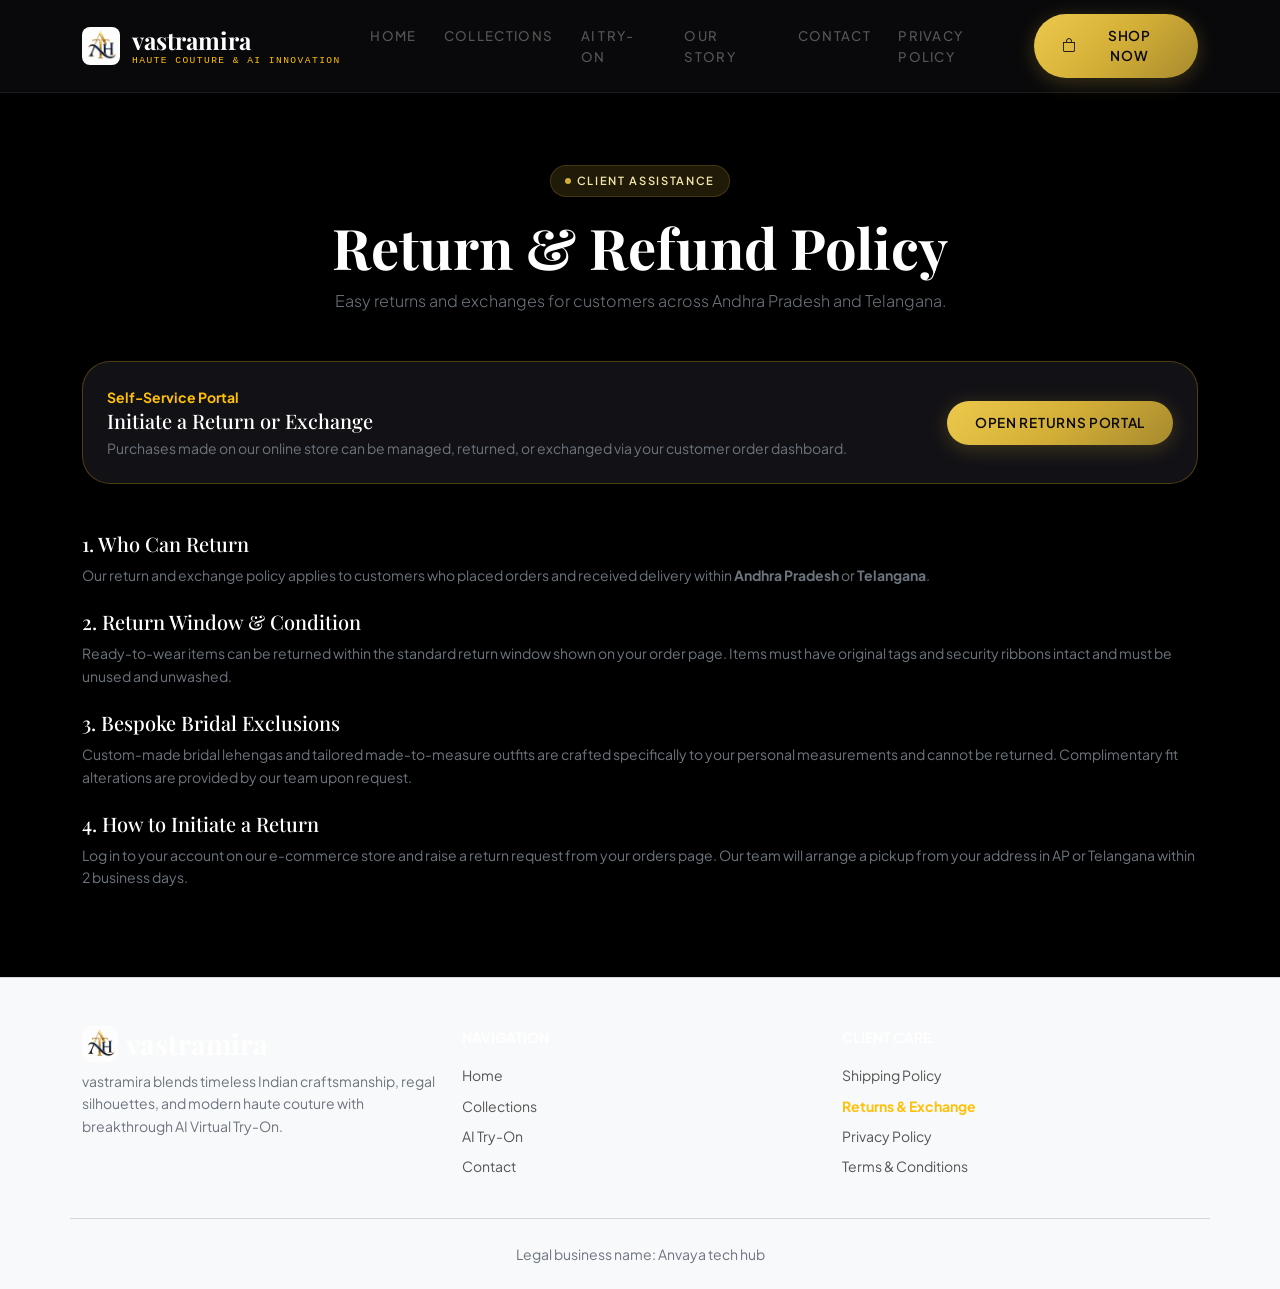
<file: return-refund-policy.html>
<!DOCTYPE html>
<html lang="en">
<head>
  <!-- Favicon -->
  <link rel="icon" type="image/png" href="favicon.png">
  <link rel="shortcut icon" href="favicon.ico">

  <meta charset="UTF-8">
  <meta name="viewport" content="width=device-width, initial-scale=1.0">
  <title>Return & Refund Policy | vastramira Couture Client Care</title>
  <meta name="description" content="Review our returns, exchange, and refund guidelines for ready-to-wear and couture apparel for customers in Andhra Pradesh and Telangana.">
  <link rel="canonical" href="https://vastramira.store/return-refund-policy.html">

  <link href="https://cdn.jsdelivr.net/npm/bootstrap@5.3.3/dist/css/bootstrap.min.css" rel="stylesheet">
  <link rel="stylesheet" href="https://cdn.jsdelivr.net/npm/bootstrap-icons@1.11.3/font/bootstrap-icons.min.css">
  <link rel="stylesheet" href="css/styles.css">
</head>
<body class="bg-black text-light">

  <!-- Navigation Bar -->
  <nav class="navbar navbar-expand-lg navbar-dark navbar-luxury sticky-top">
    <div class="container">
      <a class="navbar-brand d-flex align-items-center gap-2 text-white text-decoration-none" href="index.html">
        <img src="favicon.png" alt="vastramira Logo" class="brand-logo me-1" style="height: 38px; width: 38px; object-fit: contain; border-radius: 8px;">
        <div class="d-flex flex-column">
          <span class="font-serif-luxury fw-bold tracking-widest h4 m-0">vastramira</span>
          <span class="small text-warning text-uppercase tracking-widest font-monospace navbar-subbrand">HAUTE COUTURE &amp; AI INNOVATION</span>
        </div>
      </a>

      <div class="d-flex align-items-center gap-2 d-lg-none">
        <a href="http://localhost:8100/products" data-ecommerce-link="shop" target="_blank" class="btn btn-gold btn-sm px-3 py-1">SHOP</a>
        <button class="navbar-toggler border-0 text-white p-1" type="button" data-bs-toggle="offcanvas" data-bs-target="#offcanvasNavbar" aria-label="Toggle navigation">
          <i class="bi bi-list fs-2"></i>
        </button>
      </div>

      <div class="collapse navbar-collapse" id="navbarNav">
        <ul class="navbar-nav mx-auto">
          <li class="nav-item"><a class="nav-link" href="index.html">Home</a></li>
          <li class="nav-item"><a class="nav-link" href="collections.html">Collections</a></li>
          <li class="nav-item"><a class="nav-link" href="ai-try-on.html">AI Try-On</a></li>
          <li class="nav-item"><a class="nav-link" href="about.html">Our Story</a></li>
          <li class="nav-item"><a class="nav-link" href="contact.html">Contact</a></li>
          <li class="nav-item"><a class="nav-link" href="privacy-policy.html">Privacy Policy</a></li>
        </ul>

        <div class="d-flex align-items-center gap-3">
          <a href="http://localhost:8100/products" data-ecommerce-link="shop" target="_blank" class="btn btn-gold btn-sm">
            <i class="bi bi-bag me-1"></i> SHOP NOW
          </a>
        </div>
      </div>
    </div>
  </nav>

  <!-- Mobile Offcanvas Drawer -->
  <div class="offcanvas offcanvas-end bg-black text-white" tabindex="-1" id="offcanvasNavbar">
    <div class="offcanvas-header border-bottom border-secondary border-opacity-25 px-4 py-3">
      <div class="d-flex align-items-center gap-2">
        <img src="favicon.png" alt="vastramira Logo" style="height: 30px; width: 30px; object-fit: contain; border-radius: 6px;">
        <div class="d-flex flex-column">
          <span class="font-serif-luxury text-warning fw-bold h5 mb-0">vastramira</span>
          <span class="small text-secondary font-monospace" style="font-size: 0.6rem;">MENU</span>
        </div>
      </div>
      <button type="button" class="btn-close btn-close-white" data-bs-dismiss="offcanvas" aria-label="Close"></button>
    </div>
    <div class="offcanvas-body d-flex flex-column justify-content-between p-4">
      <ul class="navbar-nav gap-2">
        <li class="nav-item"><a class="nav-link fs-5 font-serif-luxury" href="index.html">Home</a></li>
        <li class="nav-item"><a class="nav-link fs-5 font-serif-luxury" href="collections.html">Collections</a></li>
        <li class="nav-item"><a class="nav-link fs-5 font-serif-luxury" href="ai-try-on.html">AI Virtual Try-On</a></li>
        <li class="nav-item"><a class="nav-link fs-5 font-serif-luxury" href="about.html">Our Story</a></li>
        <li class="nav-item"><a class="nav-link fs-5 font-serif-luxury" href="contact.html">Contact Concierge</a></li>
        <li class="nav-item"><a class="nav-link fs-5 font-serif-luxury" href="privacy-policy.html">Privacy Policy</a></li>
      </ul>

      <div class="pt-4 border-top border-secondary border-opacity-25">
        <a href="http://localhost:8100/products" data-ecommerce-link="shop" target="_blank" class="btn btn-gold w-100 py-3 mb-2">
          <i class="bi bi-bag me-2"></i> SHOP ON E-COMMERCE
        </a>
      </div>
    </div>
  </div>


  <main class="py-5">
    <div class="container py-4 max-w-4xl mx-auto">
      <div class="text-center mb-5">
        <span class="badge-gold-glow">CLIENT ASSISTANCE</span>
        <h1 class="display-4 font-serif-luxury fw-bold text-white mt-3 mb-2">Return & Refund Policy</h1>
        <p class="text-secondary fw-light">Easy returns and exchanges for customers across Andhra Pradesh and Telangana.</p>
      </div>

      <div class="glass-card-gold p-4 mb-5 d-flex flex-column flex-sm-row justify-content-between align-items-center gap-3 border-warning border-opacity-25">
        <div>
          <div class="text-warning small uppercase fw-bold">Self-Service Portal</div>
          <h2 class="h5 font-serif-luxury text-white mb-1">Initiate a Return or Exchange</h2>
          <p class="small text-secondary mb-0">Purchases made on our online store can be managed, returned, or exchanged via your customer order dashboard.</p>
        </div>
        <a href="http://localhost:8100/orders-list" data-ecommerce-link="orders" target="_blank" class="btn btn-gold btn-sm text-nowrap">
          Open Returns Portal
        </a>
      </div>

      <div class="space-y-4 small text-secondary">
        <h2 class="h5 font-serif-luxury text-white mt-4">1. Who Can Return</h2>
        <p>Our return and exchange policy applies to customers who placed orders and received delivery within <strong>Andhra Pradesh</strong> or <strong>Telangana</strong>.</p>

        <h2 class="h5 font-serif-luxury text-white mt-4">2. Return Window &amp; Condition</h2>
        <p>Ready-to-wear items can be returned within the standard return window shown on your order page. Items must have original tags and security ribbons intact and must be unused and unwashed.</p>

        <h2 class="h5 font-serif-luxury text-white mt-4">3. Bespoke Bridal Exclusions</h2>
        <p>Custom-made bridal lehengas and tailored made-to-measure outfits are crafted specifically to your personal measurements and cannot be returned. Complimentary fit alterations are provided by our team upon request.</p>

        <h2 class="h5 font-serif-luxury text-white mt-4">4. How to Initiate a Return</h2>
        <p>Log in to your account on our e-commerce store and raise a return request from your orders page. Our team will arrange a pickup from your address in AP or Telangana within 2 business days.</p>
      </div>
    </div>
  </main>

  <footer class="pt-5 pb-4 border-top border-secondary border-opacity-25">
    <div class="container text-center text-md-start">
      <div class="row g-4 pb-4 border-bottom border-secondary border-opacity-25">
        <div class="col-lg-4">
          <div class="d-flex align-items-center gap-2 mb-2">
            <img src="favicon.png" alt="vastramira Logo" style="height: 36px; width: 36px; object-fit: contain; border-radius: 8px;">
            <span class="font-serif-luxury h3 fw-bold text-white mb-0">vastramira</span>
          </div>
          <p class="small text-secondary mt-2">vastramira blends timeless Indian craftsmanship, regal silhouettes, and modern haute couture with breakthrough AI Virtual Try-On.</p>
        </div>
        <div class="col-6 col-md-4">
          <div class="small text-white text-uppercase fw-bold mb-3">Navigation</div>
          <ul class="list-unstyled small">
            <li class="mb-2"><a href="index.html">Home</a></li>
            <li class="mb-2"><a href="collections.html">Collections</a></li>
            <li class="mb-2"><a href="ai-try-on.html">AI Try-On</a></li>
            <li class="mb-2"><a href="contact.html">Contact</a></li>
          </ul>
        </div>
        <div class="col-6 col-md-4">
          <div class="small text-white text-uppercase fw-bold mb-3">Client Care</div>
          <ul class="list-unstyled small">
            <li class="mb-2"><a href="shipping-policy.html">Shipping Policy</a></li>
            <li class="mb-2"><a href="return-refund-policy.html" class="text-warning fw-bold">Returns & Exchange</a></li>
            <li class="mb-2"><a href="privacy-policy.html">Privacy Policy</a></li>
            <li class="mb-2"><a href="terms.html">Terms & Conditions</a></li>
          </ul>
        </div>
      </div>
      <div class="pt-4 text-center small text-secondary">Legal business name: Anvaya tech hub</div>
    </div>
  </footer>

  <script src="https://cdn.jsdelivr.net/npm/bootstrap@5.3.3/dist/js/bootstrap.bundle.min.js"></script>
  <script src="js/config.js"></script>
  <script src="js/main.js"></script>
</body>
</html>
</file>
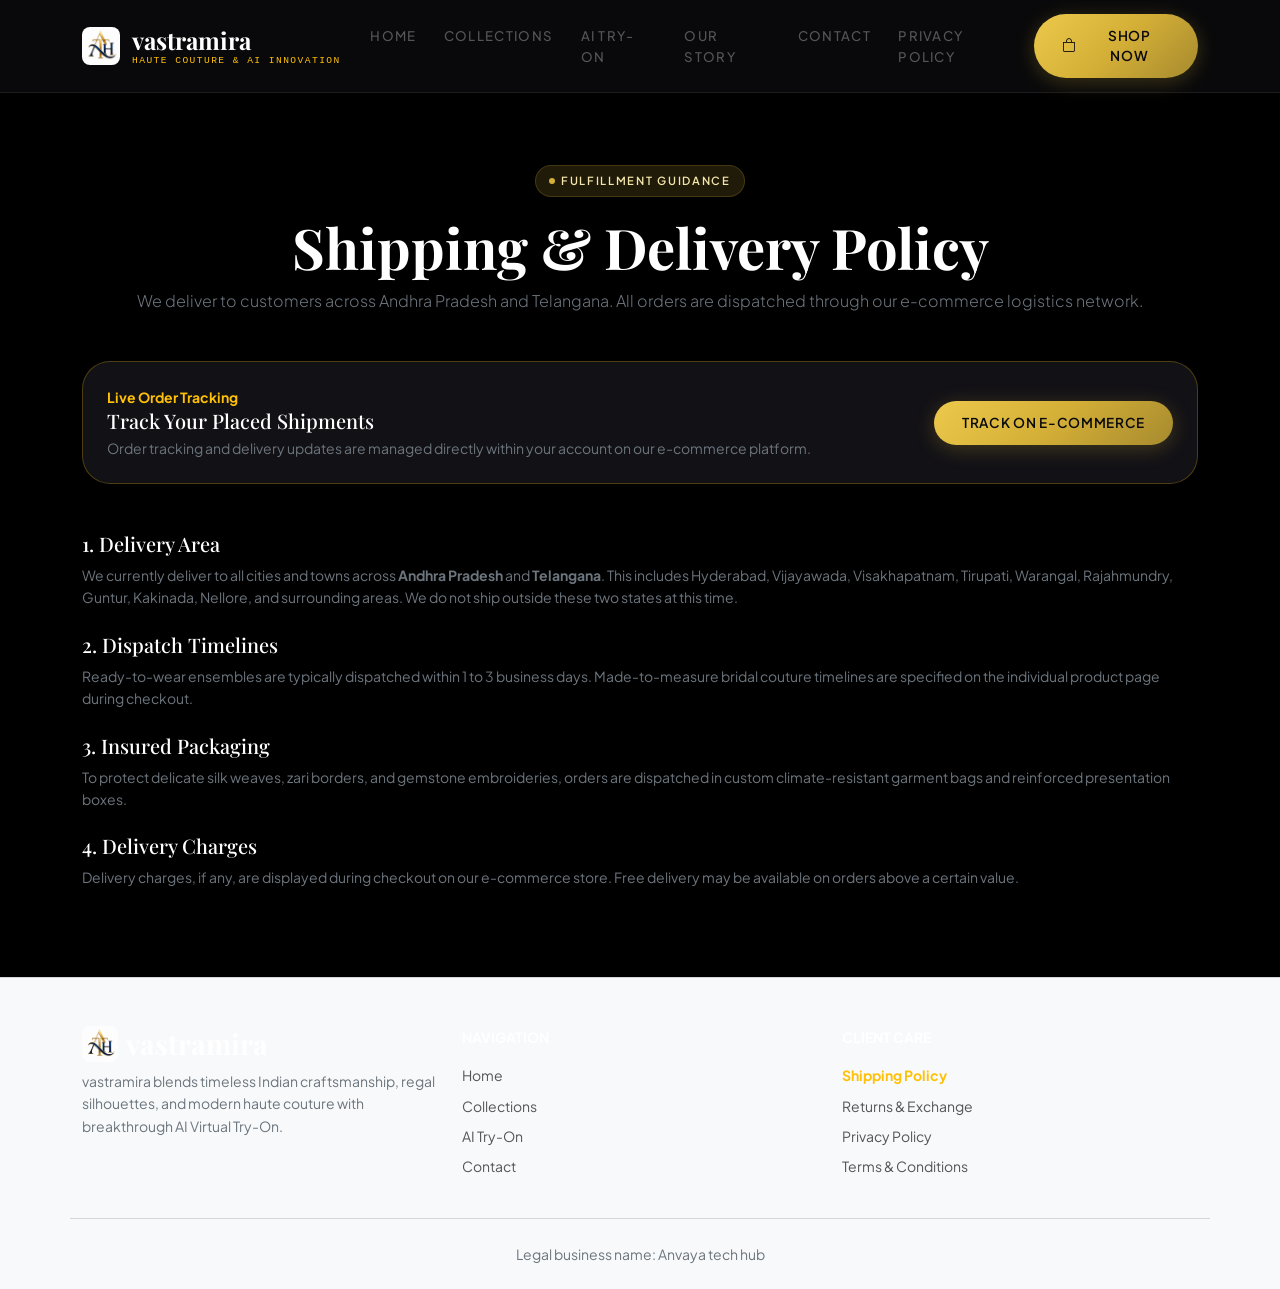
<file: shipping-policy.html>
<!DOCTYPE html>
<html lang="en">
<head>
  <!-- Favicon -->
  <link rel="icon" type="image/png" href="favicon.png">
  <link rel="shortcut icon" href="favicon.ico">

  <meta charset="UTF-8">
  <meta name="viewport" content="width=device-width, initial-scale=1.0">
  <title>Shipping & Delivery Policy | vastramira Couture</title>
  <meta name="description" content="Learn about vastramira's shipping policies, insured packaging, dispatch timelines, and delivery across Andhra Pradesh and Telangana.">
  <link rel="canonical" href="https://vastramira.store/shipping-policy.html">

  <link href="https://cdn.jsdelivr.net/npm/bootstrap@5.3.3/dist/css/bootstrap.min.css" rel="stylesheet">
  <link rel="stylesheet" href="https://cdn.jsdelivr.net/npm/bootstrap-icons@1.11.3/font/bootstrap-icons.min.css">
  <link rel="stylesheet" href="css/styles.css">
</head>
<body class="bg-black text-light">

  <!-- Navigation Bar -->
  <nav class="navbar navbar-expand-lg navbar-dark navbar-luxury sticky-top">
    <div class="container">
      <a class="navbar-brand d-flex align-items-center gap-2 text-white text-decoration-none" href="index.html">
        <img src="favicon.png" alt="vastramira Logo" class="brand-logo me-1" style="height: 38px; width: 38px; object-fit: contain; border-radius: 8px;">
        <div class="d-flex flex-column">
          <span class="font-serif-luxury fw-bold tracking-widest h4 m-0">vastramira</span>
          <span class="small text-warning text-uppercase tracking-widest font-monospace navbar-subbrand">HAUTE COUTURE &amp; AI INNOVATION</span>
        </div>
      </a>

      <div class="d-flex align-items-center gap-2 d-lg-none">
        <a href="http://localhost:8100/products" data-ecommerce-link="shop" target="_blank" class="btn btn-gold btn-sm px-3 py-1">SHOP</a>
        <button class="navbar-toggler border-0 text-white p-1" type="button" data-bs-toggle="offcanvas" data-bs-target="#offcanvasNavbar" aria-label="Toggle navigation">
          <i class="bi bi-list fs-2"></i>
        </button>
      </div>

      <div class="collapse navbar-collapse" id="navbarNav">
        <ul class="navbar-nav mx-auto">
          <li class="nav-item"><a class="nav-link" href="index.html">Home</a></li>
          <li class="nav-item"><a class="nav-link" href="collections.html">Collections</a></li>
          <li class="nav-item"><a class="nav-link" href="ai-try-on.html">AI Try-On</a></li>
          <li class="nav-item"><a class="nav-link" href="about.html">Our Story</a></li>
          <li class="nav-item"><a class="nav-link" href="contact.html">Contact</a></li>
          <li class="nav-item"><a class="nav-link" href="privacy-policy.html">Privacy Policy</a></li>
        </ul>

        <div class="d-flex align-items-center gap-3">
          <a href="http://localhost:8100/products" data-ecommerce-link="shop" target="_blank" class="btn btn-gold btn-sm">
            <i class="bi bi-bag me-1"></i> SHOP NOW
          </a>
        </div>
      </div>
    </div>
  </nav>

  <!-- Mobile Offcanvas Drawer -->
  <div class="offcanvas offcanvas-end bg-black text-white" tabindex="-1" id="offcanvasNavbar">
    <div class="offcanvas-header border-bottom border-secondary border-opacity-25 px-4 py-3">
      <div class="d-flex align-items-center gap-2">
        <img src="favicon.png" alt="vastramira Logo" style="height: 30px; width: 30px; object-fit: contain; border-radius: 6px;">
        <div class="d-flex flex-column">
          <span class="font-serif-luxury text-warning fw-bold h5 mb-0">vastramira</span>
          <span class="small text-secondary font-monospace" style="font-size: 0.6rem;">MENU</span>
        </div>
      </div>
      <button type="button" class="btn-close btn-close-white" data-bs-dismiss="offcanvas" aria-label="Close"></button>
    </div>
    <div class="offcanvas-body d-flex flex-column justify-content-between p-4">
      <ul class="navbar-nav gap-2">
        <li class="nav-item"><a class="nav-link fs-5 font-serif-luxury" href="index.html">Home</a></li>
        <li class="nav-item"><a class="nav-link fs-5 font-serif-luxury" href="collections.html">Collections</a></li>
        <li class="nav-item"><a class="nav-link fs-5 font-serif-luxury" href="ai-try-on.html">AI Virtual Try-On</a></li>
        <li class="nav-item"><a class="nav-link fs-5 font-serif-luxury" href="about.html">Our Story</a></li>
        <li class="nav-item"><a class="nav-link fs-5 font-serif-luxury" href="contact.html">Contact Concierge</a></li>
        <li class="nav-item"><a class="nav-link fs-5 font-serif-luxury" href="privacy-policy.html">Privacy Policy</a></li>
      </ul>

      <div class="pt-4 border-top border-secondary border-opacity-25">
        <a href="http://localhost:8100/products" data-ecommerce-link="shop" target="_blank" class="btn btn-gold w-100 py-3 mb-2">
          <i class="bi bi-bag me-2"></i> SHOP ON E-COMMERCE
        </a>
      </div>
    </div>
  </div>


  <main class="py-5">
    <div class="container py-4 max-w-4xl mx-auto">
      <div class="text-center mb-5">
        <span class="badge-gold-glow">FULFILLMENT GUIDANCE</span>
        <h1 class="display-4 font-serif-luxury fw-bold text-white mt-3 mb-2">Shipping & Delivery Policy</h1>
        <p class="text-secondary fw-light">We deliver to customers across Andhra Pradesh and Telangana. All orders are dispatched through our e-commerce logistics network.</p>
      </div>

      <div class="glass-card-gold p-4 mb-5 d-flex flex-column flex-sm-row justify-content-between align-items-center gap-3 border-warning border-opacity-25">
        <div>
          <div class="text-warning small uppercase fw-bold">Live Order Tracking</div>
          <h2 class="h5 font-serif-luxury text-white mb-1">Track Your Placed Shipments</h2>
          <p class="small text-secondary mb-0">Order tracking and delivery updates are managed directly within your account on our e-commerce platform.</p>
        </div>
        <a href="http://localhost:8100/orders-list" data-ecommerce-link="orders" target="_blank" class="btn btn-gold btn-sm text-nowrap">
          Track on E-Commerce
        </a>
      </div>

      <div class="space-y-4 small text-secondary">
        <h2 class="h5 font-serif-luxury text-white mt-4">1. Delivery Area</h2>
        <p>We currently deliver to all cities and towns across <strong>Andhra Pradesh</strong> and <strong>Telangana</strong>. This includes Hyderabad, Vijayawada, Visakhapatnam, Tirupati, Warangal, Rajahmundry, Guntur, Kakinada, Nellore, and surrounding areas. We do not ship outside these two states at this time.</p>

        <h2 class="h5 font-serif-luxury text-white mt-4">2. Dispatch Timelines</h2>
        <p>Ready-to-wear ensembles are typically dispatched within 1 to 3 business days. Made-to-measure bridal couture timelines are specified on the individual product page during checkout.</p>

        <h2 class="h5 font-serif-luxury text-white mt-4">3. Insured Packaging</h2>
        <p>To protect delicate silk weaves, zari borders, and gemstone embroideries, orders are dispatched in custom climate-resistant garment bags and reinforced presentation boxes.</p>

        <h2 class="h5 font-serif-luxury text-white mt-4">4. Delivery Charges</h2>
        <p>Delivery charges, if any, are displayed during checkout on our e-commerce store. Free delivery may be available on orders above a certain value.</p>
      </div>
    </div>
  </main>

  <footer class="pt-5 pb-4 border-top border-secondary border-opacity-25">
    <div class="container text-center text-md-start">
      <div class="row g-4 pb-4 border-bottom border-secondary border-opacity-25">
        <div class="col-lg-4">
          <div class="d-flex align-items-center gap-2 mb-2">
            <img src="favicon.png" alt="vastramira Logo" style="height: 36px; width: 36px; object-fit: contain; border-radius: 8px;">
            <span class="font-serif-luxury h3 fw-bold text-white mb-0">vastramira</span>
          </div>
          <p class="small text-secondary mt-2">vastramira blends timeless Indian craftsmanship, regal silhouettes, and modern haute couture with breakthrough AI Virtual Try-On.</p>
        </div>
        <div class="col-6 col-md-4">
          <div class="small text-white text-uppercase fw-bold mb-3">Navigation</div>
          <ul class="list-unstyled small">
            <li class="mb-2"><a href="index.html">Home</a></li>
            <li class="mb-2"><a href="collections.html">Collections</a></li>
            <li class="mb-2"><a href="ai-try-on.html">AI Try-On</a></li>
            <li class="mb-2"><a href="contact.html">Contact</a></li>
          </ul>
        </div>
        <div class="col-6 col-md-4">
          <div class="small text-white text-uppercase fw-bold mb-3">Client Care</div>
          <ul class="list-unstyled small">
            <li class="mb-2"><a href="shipping-policy.html" class="text-warning fw-bold">Shipping Policy</a></li>
            <li class="mb-2"><a href="return-refund-policy.html">Returns & Exchange</a></li>
            <li class="mb-2"><a href="privacy-policy.html">Privacy Policy</a></li>
            <li class="mb-2"><a href="terms.html">Terms & Conditions</a></li>
          </ul>
        </div>
      </div>
      <div class="pt-4 text-center small text-secondary">Legal business name: Anvaya tech hub</div>
    </div>
  </footer>

  <script src="https://cdn.jsdelivr.net/npm/bootstrap@5.3.3/dist/js/bootstrap.bundle.min.js"></script>
  <script src="js/config.js"></script>
  <script src="js/main.js"></script>
</body>
</html>
</file>
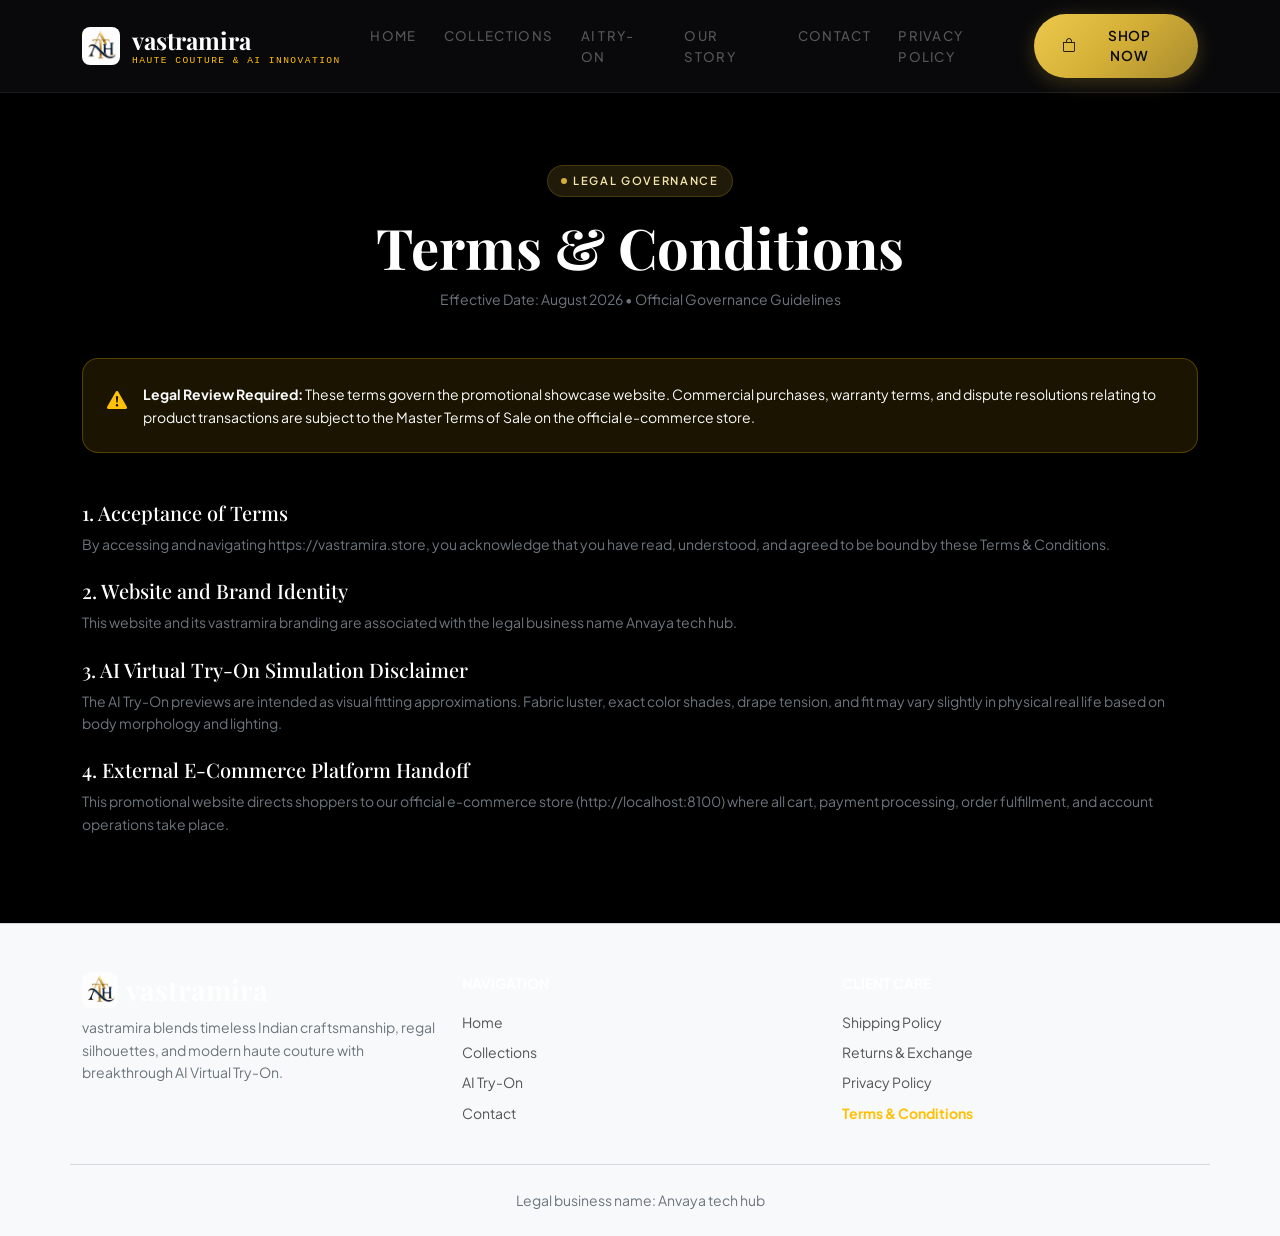
<file: terms.html>
<!DOCTYPE html>
<html lang="en">
<head>
  <!-- Favicon -->
  <link rel="icon" type="image/png" href="favicon.png">
  <link rel="shortcut icon" href="favicon.ico">

  <meta charset="UTF-8">
  <meta name="viewport" content="width=device-width, initial-scale=1.0">
  <title>Terms & Conditions | Legal Governance | vastramira</title>
  <meta name="description" content="Review the terms and conditions governing the use of the vastramira promotional fashion and AI marketing website.">
  <link rel="canonical" href="https://vastramira.store/terms.html">

  <link href="https://cdn.jsdelivr.net/npm/bootstrap@5.3.3/dist/css/bootstrap.min.css" rel="stylesheet">
  <link rel="stylesheet" href="https://cdn.jsdelivr.net/npm/bootstrap-icons@1.11.3/font/bootstrap-icons.min.css">
  <link rel="stylesheet" href="css/styles.css">
</head>
<body class="bg-black text-light">

  <!-- Navigation Bar -->
  <nav class="navbar navbar-expand-lg navbar-dark navbar-luxury sticky-top">
    <div class="container">
      <a class="navbar-brand d-flex align-items-center gap-2 text-white text-decoration-none" href="index.html">
        <img src="favicon.png" alt="vastramira Logo" class="brand-logo me-1" style="height: 38px; width: 38px; object-fit: contain; border-radius: 8px;">
        <div class="d-flex flex-column">
          <span class="font-serif-luxury fw-bold tracking-widest h4 m-0">vastramira</span>
          <span class="small text-warning text-uppercase tracking-widest font-monospace navbar-subbrand">HAUTE COUTURE &amp; AI INNOVATION</span>
        </div>
      </a>

      <div class="d-flex align-items-center gap-2 d-lg-none">
        <a href="http://localhost:8100/products" data-ecommerce-link="shop" target="_blank" class="btn btn-gold btn-sm px-3 py-1">SHOP</a>
        <button class="navbar-toggler border-0 text-white p-1" type="button" data-bs-toggle="offcanvas" data-bs-target="#offcanvasNavbar" aria-label="Toggle navigation">
          <i class="bi bi-list fs-2"></i>
        </button>
      </div>

      <div class="collapse navbar-collapse" id="navbarNav">
        <ul class="navbar-nav mx-auto">
          <li class="nav-item"><a class="nav-link" href="index.html">Home</a></li>
          <li class="nav-item"><a class="nav-link" href="collections.html">Collections</a></li>
          <li class="nav-item"><a class="nav-link" href="ai-try-on.html">AI Try-On</a></li>
          <li class="nav-item"><a class="nav-link" href="about.html">Our Story</a></li>
          <li class="nav-item"><a class="nav-link" href="contact.html">Contact</a></li>
          <li class="nav-item"><a class="nav-link" href="privacy-policy.html">Privacy Policy</a></li>
        </ul>

        <div class="d-flex align-items-center gap-3">
          <a href="http://localhost:8100/products" data-ecommerce-link="shop" target="_blank" class="btn btn-gold btn-sm">
            <i class="bi bi-bag me-1"></i> SHOP NOW
          </a>
        </div>
      </div>
    </div>
  </nav>

  <!-- Mobile Offcanvas Drawer -->
  <div class="offcanvas offcanvas-end bg-black text-white" tabindex="-1" id="offcanvasNavbar">
    <div class="offcanvas-header border-bottom border-secondary border-opacity-25 px-4 py-3">
      <div class="d-flex align-items-center gap-2">
        <img src="favicon.png" alt="vastramira Logo" style="height: 30px; width: 30px; object-fit: contain; border-radius: 6px;">
        <div class="d-flex flex-column">
          <span class="font-serif-luxury text-warning fw-bold h5 mb-0">vastramira</span>
          <span class="small text-secondary font-monospace" style="font-size: 0.6rem;">MENU</span>
        </div>
      </div>
      <button type="button" class="btn-close btn-close-white" data-bs-dismiss="offcanvas" aria-label="Close"></button>
    </div>
    <div class="offcanvas-body d-flex flex-column justify-content-between p-4">
      <ul class="navbar-nav gap-2">
        <li class="nav-item"><a class="nav-link fs-5 font-serif-luxury" href="index.html">Home</a></li>
        <li class="nav-item"><a class="nav-link fs-5 font-serif-luxury" href="collections.html">Collections</a></li>
        <li class="nav-item"><a class="nav-link fs-5 font-serif-luxury" href="ai-try-on.html">AI Virtual Try-On</a></li>
        <li class="nav-item"><a class="nav-link fs-5 font-serif-luxury" href="about.html">Our Story</a></li>
        <li class="nav-item"><a class="nav-link fs-5 font-serif-luxury" href="contact.html">Contact Concierge</a></li>
        <li class="nav-item"><a class="nav-link fs-5 font-serif-luxury" href="privacy-policy.html">Privacy Policy</a></li>
      </ul>

      <div class="pt-4 border-top border-secondary border-opacity-25">
        <a href="http://localhost:8100/products" data-ecommerce-link="shop" target="_blank" class="btn btn-gold w-100 py-3 mb-2">
          <i class="bi bi-bag me-2"></i> SHOP ON E-COMMERCE
        </a>
      </div>
    </div>
  </div>


  <main class="py-5">
    <div class="container py-4 max-w-4xl mx-auto">
      <div class="text-center mb-5">
        <span class="badge-gold-glow">LEGAL GOVERNANCE</span>
        <h1 class="display-4 font-serif-luxury fw-bold text-white mt-3 mb-2">Terms & Conditions</h1>
        <div class="small text-secondary">Effective Date: August 2026 • Official Governance Guidelines</div>
      </div>

      <div class="p-4 rounded-4 bg-warning bg-opacity-10 border border-warning border-opacity-25 text-warning-subtle small mb-5 d-flex gap-3">
        <i class="bi bi-exclamation-triangle-fill fs-5 text-warning flex-shrink-0"></i>
        <div>
          <strong>Legal Review Required:</strong> These terms govern the promotional showcase website. Commercial purchases, warranty terms, and dispute resolutions relating to product transactions are subject to the Master Terms of Sale on the official e-commerce store.
        </div>
      </div>

      <div class="space-y-4 small text-secondary">
        <h2 class="h5 font-serif-luxury text-white mt-4">1. Acceptance of Terms</h2>
        <p>By accessing and navigating https://vastramira.store, you acknowledge that you have read, understood, and agreed to be bound by these Terms & Conditions.</p>

        <h2 class="h5 font-serif-luxury text-white mt-4">2. Website and Brand Identity</h2>
        <p>This website and its vastramira branding are associated with the legal business name Anvaya tech hub.</p>

        <h2 class="h5 font-serif-luxury text-white mt-4">3. AI Virtual Try-On Simulation Disclaimer</h2>
        <p>The AI Try-On previews are intended as visual fitting approximations. Fabric luster, exact color shades, drape tension, and fit may vary slightly in physical real life based on body morphology and lighting.</p>

        <h2 class="h5 font-serif-luxury text-white mt-4">4. External E-Commerce Platform Handoff</h2>
        <p>This promotional website directs shoppers to our official e-commerce store (http://localhost:8100) where all cart, payment processing, order fulfillment, and account operations take place.</p>
      </div>
    </div>
  </main>

  <footer class="pt-5 pb-4 border-top border-secondary border-opacity-25">
    <div class="container text-center text-md-start">
      <div class="row g-4 pb-4 border-bottom border-secondary border-opacity-25">
        <div class="col-lg-4">
          <div class="d-flex align-items-center gap-2 mb-2">
            <img src="favicon.png" alt="vastramira Logo" style="height: 36px; width: 36px; object-fit: contain; border-radius: 8px;">
            <span class="font-serif-luxury h3 fw-bold text-white mb-0">vastramira</span>
          </div>
          <p class="small text-secondary mt-2">vastramira blends timeless Indian craftsmanship, regal silhouettes, and modern haute couture with breakthrough AI Virtual Try-On.</p>
        </div>
        <div class="col-6 col-md-4">
          <div class="small text-white text-uppercase fw-bold mb-3">Navigation</div>
          <ul class="list-unstyled small">
            <li class="mb-2"><a href="index.html">Home</a></li>
            <li class="mb-2"><a href="collections.html">Collections</a></li>
            <li class="mb-2"><a href="ai-try-on.html">AI Try-On</a></li>
            <li class="mb-2"><a href="contact.html">Contact</a></li>
          </ul>
        </div>
        <div class="col-6 col-md-4">
          <div class="small text-white text-uppercase fw-bold mb-3">Client Care</div>
          <ul class="list-unstyled small">
            <li class="mb-2"><a href="shipping-policy.html">Shipping Policy</a></li>
            <li class="mb-2"><a href="return-refund-policy.html">Returns & Exchange</a></li>
            <li class="mb-2"><a href="privacy-policy.html">Privacy Policy</a></li>
            <li class="mb-2"><a href="terms.html" class="text-warning fw-bold">Terms & Conditions</a></li>
          </ul>
        </div>
      </div>
      <div class="pt-4 text-center small text-secondary">Legal business name: Anvaya tech hub</div>
    </div>
  </footer>

  <script src="https://cdn.jsdelivr.net/npm/bootstrap@5.3.3/dist/js/bootstrap.bundle.min.js"></script>
  <script src="js/config.js"></script>
  <script src="js/main.js"></script>
</body>
</html>
</file>
<file: css/styles.css>
/* ==========================================================================
   vastramira Haute Couture - Standalone HTML5 / CSS3 / Bootstrap 5 Luxury Theme
   ========================================================================== */

@import url('https://fonts.googleapis.com/css2?family=Playfair+Display:ital,wght@0,400..900;1,400..900&family=Plus+Jakarta+Sans:ital,wght@0,200..800;1,200..800&display=swap');

:root {
  --bg-primary: #ffffff;
  --bg-secondary: #f5f5f5;
  --bg-card: #ffffff;
  --bg-glass: rgba(255, 255, 255, 0.9);
  
  --gold-primary: #D4AF37;
  --gold-light: #F3E5AB;
  --gold-dark: #997F25;
  --gold-gradient: linear-gradient(135deg, #ECC94B 0%, #D4AF37 50%, #A68A2E 100%);
  
  --text-primary: #212529;
  --text-secondary: #555555;
  --text-muted: #777777;
  
  --border-subtle: rgba(212, 175, 55, 0.2);
  --border-glass: rgba(255, 255, 255, 0.08);

  --font-serif: 'Playfair Display', Georgia, serif;
  --font-sans: 'Plus Jakarta Sans', -apple-system, sans-serif;
}

html {
  scroll-behavior: smooth;
}

body {
  background-color: var(--bg-primary);
  color: var(--text-primary);
  font-family: var(--font-sans);
  overflow-x: hidden;
  line-height: 1.6;
}

::selection {
  background: var(--gold-primary);
  color: #000;
}

/* Typography Classes */
.font-serif-luxury {
  font-family: var(--font-serif);
}

.font-sans-modern {
  font-family: var(--font-sans);
}

.gold-gradient-text {
  background: linear-gradient(135deg, #FFF0C2 0%, #D4AF37 50%, #AA8C30 100%);
  -webkit-background-clip: text;
  -webkit-text-fill-color: transparent;
}

/* Luxury Glassmorphism & Cards */
.glass-card {
  background: rgba(18, 18, 24, 0.75);
  backdrop-filter: blur(16px);
  -webkit-backdrop-filter: blur(16px);
  border: 1px solid var(--border-glass);
  border-radius: 1.5rem;
}

.glass-card-gold {
  background: rgba(22, 20, 26, 0.85);
  backdrop-filter: blur(20px);
  -webkit-backdrop-filter: blur(20px);
  border: 1px solid var(--border-subtle);
  border-radius: 1.75rem;
  box-shadow: 0 10px 40px rgba(0, 0, 0, 0.4);
}

/* Luxury Buttons */
.btn-gold {
  background: var(--gold-gradient);
  color: #0A0A0C !important;
  font-weight: 600;
  letter-spacing: 0.05em;
  border: none;
  border-radius: 50rem;
  padding: 0.75rem 1.75rem;
  transition: all 0.3s cubic-bezier(0.4, 0, 0.2, 1);
  box-shadow: 0 4px 20px rgba(212, 175, 55, 0.25);
  display: inline-flex;
  align-items: center;
  justify-content: center;
  gap: 0.5rem;
  text-transform: uppercase;
  font-size: 0.85rem;
}

.btn-gold:hover {
  background: linear-gradient(135deg, #FFF3C4 0%, #E5C158 50%, #C4A135 100%);
  box-shadow: 0 6px 28px rgba(212, 175, 55, 0.45);
  transform: translateY(-2px);
  color: #000 !important;
}

.btn-gold-outline {
  background: rgba(212, 175, 55, 0.08);
  color: var(--gold-light) !important;
  border: 1px solid var(--border-subtle);
  border-radius: 50rem;
  padding: 0.75rem 1.75rem;
  transition: all 0.3s ease;
  display: inline-flex;
  align-items: center;
  justify-content: center;
  gap: 0.5rem;
  font-size: 0.85rem;
  font-weight: 500;
}

.btn-gold-outline:hover {
  background: rgba(212, 175, 55, 0.2);
  border-color: var(--gold-primary);
  color: #FFF0C2 !important;
  transform: translateY(-2px);
}

.btn-luxury-outline {
  background: rgba(255, 255, 255, 0.05);
  color: #fff !important;
  border: 1px solid rgba(255, 255, 255, 0.2);
  border-radius: 50rem;
  padding: 0.75rem 1.75rem;
  transition: all 0.3s ease;
  display: inline-flex;
  align-items: center;
  justify-content: center;
  gap: 0.5rem;
  font-size: 0.85rem;
}

.btn-luxury-outline:hover {
  background: rgba(255, 255, 255, 0.15);
  border-color: rgba(255, 255, 255, 0.4);
}

/* Badges */
.badge-gold-glow {
  background: rgba(212, 175, 55, 0.15);
  color: var(--gold-light);
  border: 1px solid var(--border-subtle);
  padding: 0.35rem 0.85rem;
  border-radius: 50rem;
  font-size: 0.7rem;
  letter-spacing: 0.15em;
  text-transform: uppercase;
  font-weight: 600;
  display: inline-flex;
  align-items: center;
  gap: 0.35rem;
}

.badge-gold-glow::before {
  content: '';
  width: 6px;
  height: 6px;
  border-radius: 50%;
  background: var(--gold-primary);
  display: inline-block;
}

/* Header & Navbar */
.navbar-luxury {
  background: rgba(10, 10, 12, 0.94);
  backdrop-filter: blur(16px);
  -webkit-backdrop-filter: blur(16px);
  transition: all 0.3s ease;
  border-bottom: 1px solid rgba(255, 255, 255, 0.08);
  padding: 0.85rem 0;
}

.navbar-luxury.scrolled {
  background: rgba(8, 8, 10, 0.98);
  border-bottom: 1px solid var(--border-subtle);
  padding: 0.65rem 0;
  box-shadow: 0 10px 30px rgba(0, 0, 0, 0.6);
}

.navbar-luxury .navbar-brand {
  line-height: 1.2;
}

.navbar-subbrand {
  font-size: 0.6rem;
  letter-spacing: 0.15em;
  white-space: nowrap;
}

@media (max-width: 420px) {
  .navbar-subbrand {
    font-size: 0.52rem;
    letter-spacing: 0.1em;
  }
}

.navbar-luxury .nav-link {
  color: var(--text-secondary) !important;
  font-size: 0.825rem;
  letter-spacing: 0.1em;
  text-transform: uppercase;
  font-weight: 500;
  padding: 0.5rem 0.85rem !important;
  transition: color 0.25s ease;
}

.navbar-luxury .nav-link:hover,
.navbar-luxury .nav-link.active {
  color: var(--gold-primary) !important;
}

/* Mobile Offcanvas Drawer */
.offcanvas.bg-black {
  background-color: #0A0A0E !important;
  border-left: 1px solid rgba(212, 175, 55, 0.25);
  box-shadow: -10px 0 30px rgba(0, 0, 0, 0.8);
}

.offcanvas .nav-link {
  color: #D1D1D6 !important;
  border-radius: 8px;
  padding: 0.65rem 1rem !important;
  transition: all 0.2s ease;
}

.offcanvas .nav-link:hover,
.offcanvas .nav-link.active {
  color: var(--gold-primary) !important;
  background: rgba(212, 175, 55, 0.08);
}

.navbar-toggler:focus {
  box-shadow: none !important;
  outline: none !important;
}

/* ==========================================================================
   Form Inputs & High-Contrast Placeholder Styling
   ========================================================================== */
.form-control,
.form-select {
  background-color: #121218 !important;
  border: 1px solid rgba(255, 255, 255, 0.2) !important;
  color: #ffffff !important;
  font-size: 0.95rem;
}

.form-control:focus,
.form-select:focus {
  background-color: #181820 !important;
  border-color: var(--gold-primary) !important;
  color: #ffffff !important;
  box-shadow: 0 0 0 0.25rem rgba(212, 175, 55, 0.25) !important;
  outline: none;
}

/* Explicit high-contrast placeholder styling across all browsers */
.form-control::placeholder,
input::placeholder,
textarea::placeholder {
  color: #A0A0AB !important;
  opacity: 0.9 !important;
  font-size: 0.9rem;
}

.form-control::-webkit-input-placeholder,
input::-webkit-input-placeholder,
textarea::-webkit-input-placeholder {
  color: #A0A0AB !important;
  opacity: 0.9 !important;
}

.form-control::-moz-placeholder,
input::-moz-placeholder,
textarea::-moz-placeholder {
  color: #A0A0AB !important;
  opacity: 0.9 !important;
}

.form-control:-ms-input-placeholder,
input:-ms-input-placeholder,
textarea:-ms-input-placeholder {
  color: #A0A0AB !important;
  opacity: 0.9 !important;
}

.form-select option {
  background-color: #121218;
  color: #ffffff;
}


/* Hero Section */
.hero-section {
  position: relative;
  min-height: 92vh;
  display: flex;
  align-items: center;
  background: #000;
  overflow: hidden;
}

.hero-bg-img {
  position: absolute;
  inset: 0;
  width: 100%;
  height: 100%;
  object-fit: cover;
  opacity: 0.45;
  filter: brightness(0.7);
}

.hero-overlay {
  position: absolute;
  inset: 0;
  background: radial-gradient(circle at center, transparent 0%, rgba(10, 10, 12, 0.85) 100%),
              linear-gradient(to top, #0A0A0C 0%, transparent 60%);
}

/* Section Header */
.section-header {
  max-width: 48rem;
  margin-left: auto;
  margin-right: auto;
  text-align: center;
  margin-bottom: 3.5rem;
}

.section-header h2 {
  font-family: var(--font-serif);
  font-weight: 700;
  font-size: 2.5rem;
  color: #fff;
  line-height: 1.2;
}

@media (min-width: 768px) {
  .section-header h2 {
    font-size: 3.25rem;
  }
}

.section-header p {
  color: var(--text-secondary);
  font-weight: 300;
  font-size: 1.05rem;
  margin-top: 1rem;
}

.divider-gold {
  width: 4rem;
  height: 2px;
  background: linear-gradient(90deg, var(--gold-primary), transparent);
  margin: 1.25rem auto 0;
}

/* 360 Viewer Canvas */
.viewer-canvas-box {
  position: relative;
  width: 100%;
  aspect-ratio: 3/4;
  border-radius: 1.25rem;
  overflow: hidden;
  background: #000;
  border: 1px solid var(--border-glass);
}

.viewer-canvas-box img {
  width: 100%;
  height: 100%;
  object-fit: cover;
  transition: transform 0.5s ease;
}

.viewer-canvas-box img.zoomed {
  transform: scale(1.3);
  cursor: zoom-out;
}

/* Footer */
footer {
  background: #f8f9fa;
  border-top: 1px solid rgba(0, 0, 0, 0.08);
}

footer a {
  color: var(--text-secondary);
  text-decoration: none;
  transition: color 0.3s ease;
}

footer a:hover {
  color: var(--gold-primary);
}

/* Custom Scrollbar */
::-webkit-scrollbar {
  width: 8px;
}
::-webkit-scrollbar-track {
  background: #0A0A0C;
}
::-webkit-scrollbar-thumb {
  background: #27272A;
  border-radius: 4px;
}
::-webkit-scrollbar-thumb:hover {
  background: var(--gold-primary);
}
</file>
